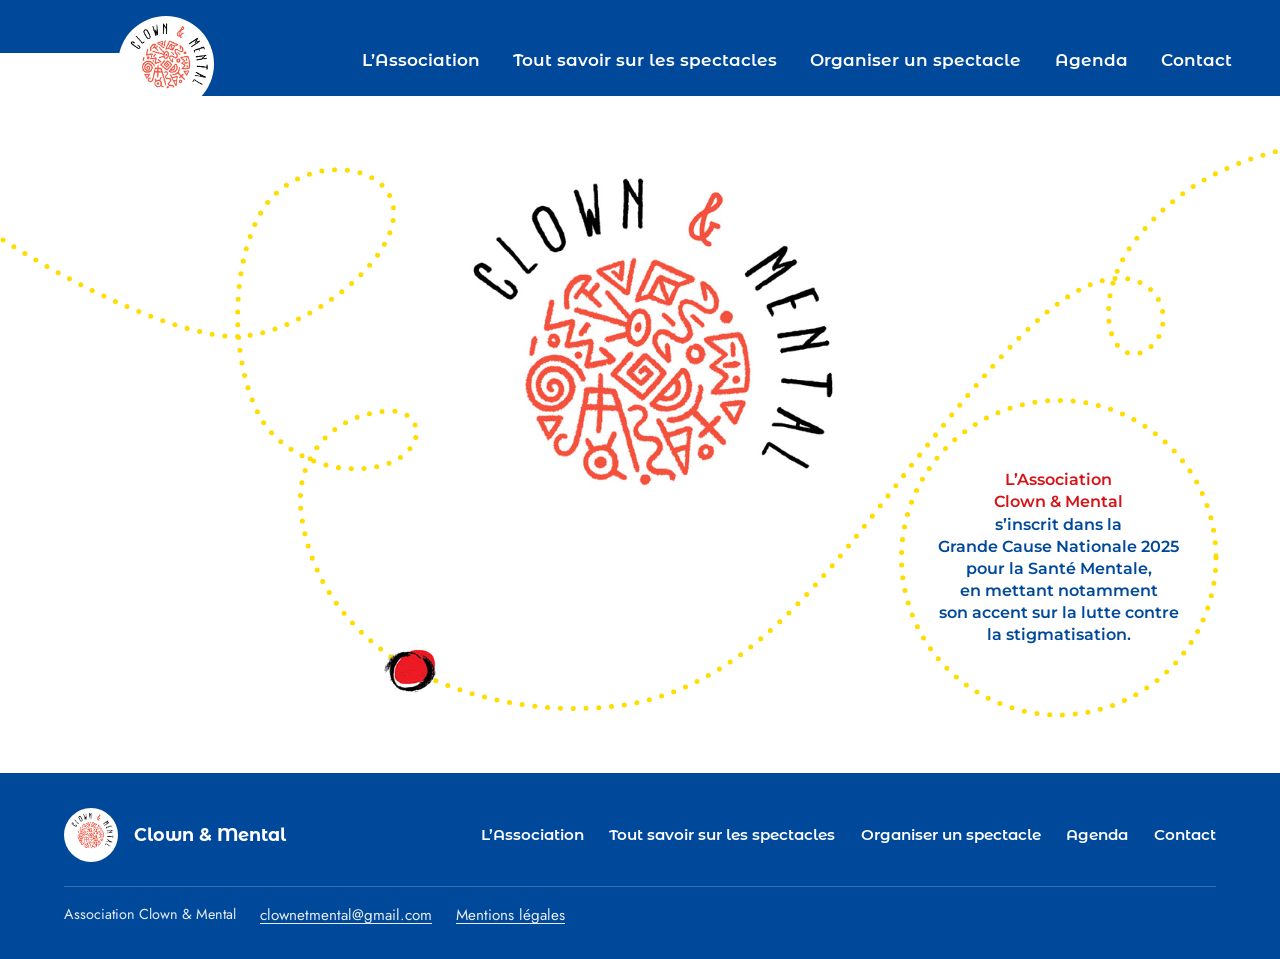
<file: index.html>
<!doctype html>
<html lang="fr">
<head>
  <meta charset="utf-8">
  <meta name="viewport" content="width=device-width, initial-scale=1">
  <title>Clown & Mental</title>
  <meta name="description" content="Clown & Mental produit et diffuse les spectacles de Sébastien Petiot, clown atteint de schizophrénie, pour sensibiliser le public à la santé mentale.">
  <link rel="canonical" href="https://TODO-nom-de-domaine.fr/">
  <meta property="og:type" content="website">
  <meta property="og:locale" content="fr_FR">
  <meta property="og:site_name" content="Clown &amp; Mental">
  <meta property="og:title" content="Clown & Mental">
  <meta property="og:description" content="Clown & Mental produit et diffuse les spectacles de Sébastien Petiot, clown atteint de schizophrénie, pour sensibiliser le public à la santé mentale.">
  <meta property="og:image" content="https://TODO-nom-de-domaine.fr/assets/img/logo-rond.png">
  <meta name="theme-color" content="#00499a">
  <link rel="icon" type="image/png" href="assets/img/favicon.png">
  <link rel="apple-touch-icon" href="assets/img/apple-touch-icon.png">
  <link rel="preload" href="assets/fonts/jost-latin-wght-normal.woff2" as="font" type="font/woff2" crossorigin>
  <link rel="stylesheet" href="css/fonts.css">
  <link rel="stylesheet" href="css/base.css">
  <link rel="stylesheet" href="css/pages.css">
  <script src="js/nav.js" defer></script>
</head>
<body class="page-accueil">
  <a class="lien-evitement" href="#contenu">Aller au contenu</a>
  <header class="site-header">
    <a class="logo-menu" href="index.html" aria-label="Clown &amp; Mental, retour à l’accueil">
      <img src="assets/img/logo-rond.png" alt="" width="530" height="530">
    </a>
    <button class="bouton-menu" type="button" aria-expanded="false" aria-controls="menu-principal">
      <span class="barres" aria-hidden="true"></span><span>Menu</span>
    </button>
    <nav class="menu" id="menu-principal" aria-label="Menu principal">
      <ul>
        <li><a href="association.html">L’Association</a></li>
        <li><a href="spectacles.html">Tout savoir sur les spectacles</a></li>
        <li><a href="organiser.html">Organiser un spectacle</a></li>
        <li><a href="agenda.html">Agenda</a></li>
        <li><a href="contact.html">Contact</a></li>
      </ul>
    </nav>
  </header>
  <main id="contenu">
    <h1 class="visually-hidden">Clown &amp; Mental, association</h1>
    <section class="accueil">
      <svg class="accueil-boucles deco" viewBox="0 120 1400 740" aria-hidden="true" focusable="false">
        <path class="pointilles jaune" d="M -20 262 C 80 330, 200 385, 262 383 C 330 380, 440 300, 430 240 C 420 190, 330 185, 290 240 C 250 300, 250 420, 290 480 C 320 520, 380 540, 430 520 C 470 500, 460 460, 420 465 C 360 470, 320 520, 330 580 C 340 650, 380 700, 430 735 C 500 780, 600 800, 690 785 C 820 760, 900 650, 1000 520 C 1080 420, 1150 330, 1215 320 C 1275 312, 1290 380, 1250 400 C 1210 415, 1195 340, 1240 280 C 1290 215, 1350 190, 1420 175"/>
        <circle class="pointilles jaune" cx="1158" cy="625" r="172"/>
        <image href="assets/illu/nez-rouge.png" x="418" y="714" width="62" height="67"/>
      </svg>
      <div class="accueil-logo">
        <img src="assets/img/logo-rond.png" alt="Logo de l’association Clown &amp; Mental" width="530" height="530">
      </div>
      <p class="accueil-bulle"><span>
        <span class="rouge">L’Association<br>Clown &amp; Mental</span><br>
        s’inscrit dans la<br>Grande Cause Nationale 2025<br>pour la Santé Mentale,<br>
        en mettant notamment<br>son accent sur la lutte contre<br>la stigmatisation.
      </span></p>
    </section>
  </main>
  <footer class="site-footer">
    <div class="interieur">
      <a class="marque" href="index.html" style="color:inherit;text-decoration:none">
        <img src="assets/img/logo-rond.png" alt="" width="54" height="54" loading="lazy">
        <span>Clown &amp; Mental</span>
      </a>
      <nav aria-label="Pied de page">
        <ul>
          <li><a href="association.html">L’Association</a></li>
          <li><a href="spectacles.html">Tout savoir sur les spectacles</a></li>
          <li><a href="organiser.html">Organiser un spectacle</a></li>
          <li><a href="agenda.html">Agenda</a></li>
          <li><a href="contact.html">Contact</a></li>
        </ul>
      </nav>
      <div class="bas">
        <span>Association Clown &amp; Mental</span>
        <a href="mailto:clownetmental@gmail.com">clownetmental@gmail.com</a>
        <a href="mentions-legales.html">Mentions légales</a>
      </div>
    </div>
  </footer>
</body>
</html>
</file>
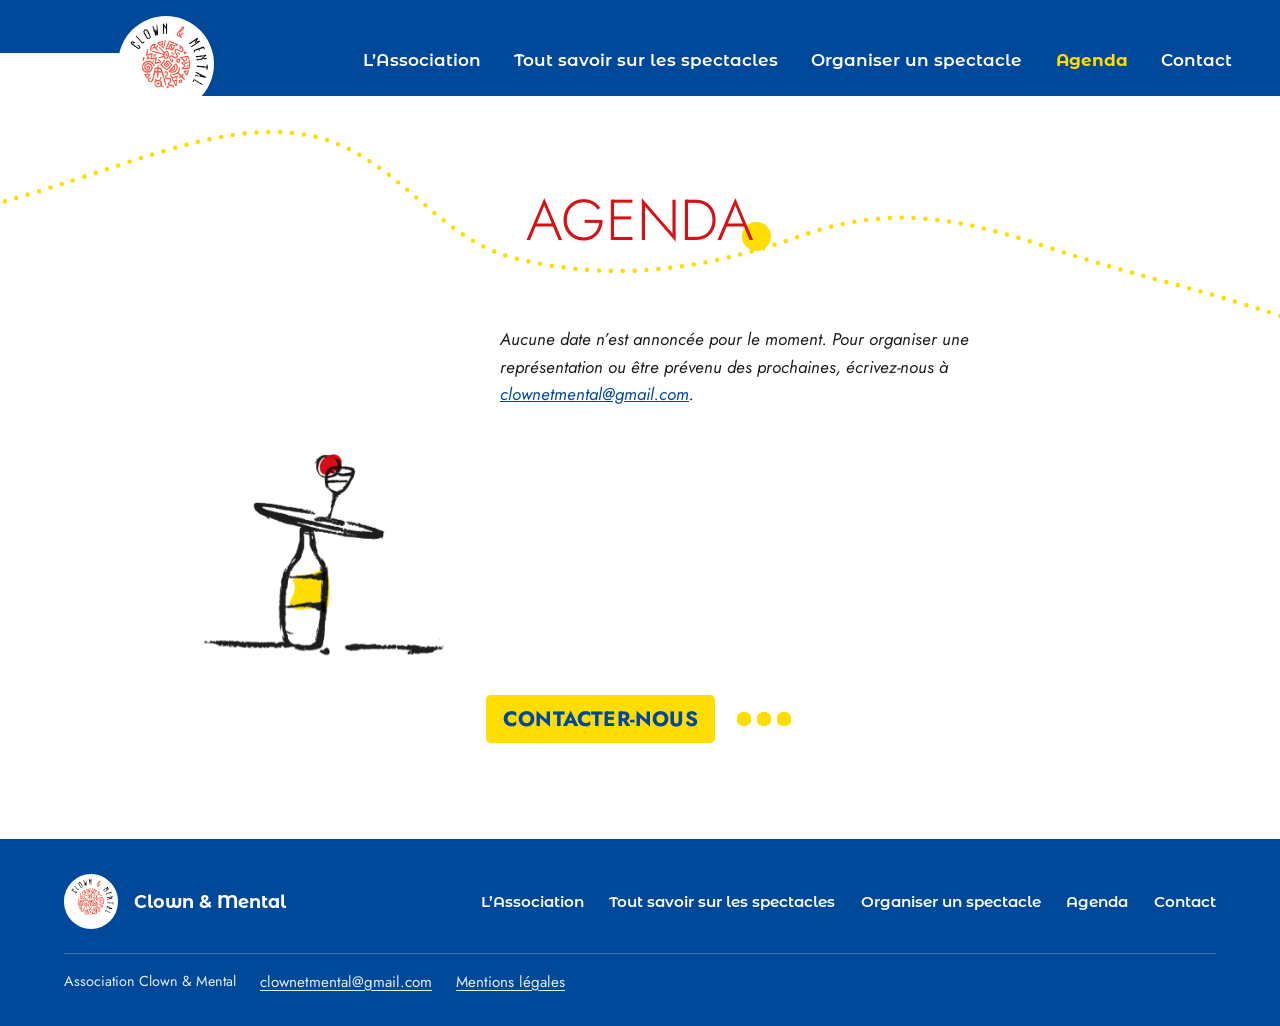
<file: agenda.html>
<!doctype html>
<html lang="fr">
<head>
  <meta charset="utf-8">
  <meta name="viewport" content="width=device-width, initial-scale=1">
  <title>Agenda · Clown & Mental</title>
  <meta name="description" content="Les prochaines représentations de Resto Dingo et les bords de plateau de l’association Clown & Mental.">
  <link rel="canonical" href="https://TODO-nom-de-domaine.fr/agenda.html">
  <meta property="og:type" content="website">
  <meta property="og:locale" content="fr_FR">
  <meta property="og:site_name" content="Clown &amp; Mental">
  <meta property="og:title" content="Agenda · Clown & Mental">
  <meta property="og:description" content="Les prochaines représentations de Resto Dingo et les bords de plateau de l’association Clown & Mental.">
  <meta property="og:image" content="https://TODO-nom-de-domaine.fr/assets/img/logo-rond.png">
  <meta name="theme-color" content="#00499a">
  <link rel="icon" type="image/png" href="assets/img/favicon.png">
  <link rel="apple-touch-icon" href="assets/img/apple-touch-icon.png">
  <link rel="preload" href="assets/fonts/jost-latin-wght-normal.woff2" as="font" type="font/woff2" crossorigin>
  <link rel="stylesheet" href="css/fonts.css">
  <link rel="stylesheet" href="css/base.css">
  <link rel="stylesheet" href="css/pages.css">
  <script src="js/nav.js" defer></script>
  <script src="js/agenda.js" defer></script>
</head>
<body>
  <a class="lien-evitement" href="#contenu">Aller au contenu</a>
  <header class="site-header">
    <a class="logo-menu" href="index.html" aria-label="Clown &amp; Mental, retour à l’accueil">
      <img src="assets/img/logo-rond.png" alt="" width="530" height="530">
    </a>
    <button class="bouton-menu" type="button" aria-expanded="false" aria-controls="menu-principal">
      <span class="barres" aria-hidden="true"></span><span>Menu</span>
    </button>
    <nav class="menu" id="menu-principal" aria-label="Menu principal">
      <ul>
        <li><a href="association.html">L’Association</a></li>
        <li><a href="spectacles.html">Tout savoir sur les spectacles</a></li>
        <li><a href="organiser.html">Organiser un spectacle</a></li>
        <li><a href="agenda.html" aria-current="page">Agenda</a></li>
        <li><a href="contact.html">Contact</a></li>
      </ul>
    </nav>
  </header>
  <main id="contenu">
    <div class="entete-vague">
      <svg class="vague deco " viewBox="0 90 1400 280" aria-hidden="true" focusable="false" preserveAspectRatio="xMidYMid slice"><path class="pointilles jaune" d="M -20 215 C 120 180, 230 120, 330 135 C 430 150, 470 245, 560 270 C 680 300, 780 280, 880 245 C 980 210, 1060 230, 1150 260 C 1240 290, 1300 300, 1420 340"/></svg>
      <h1 class="titre"><span class="fin"><span class="pastille fin-bas">Agenda</span></span></h1>
    </div>

    <div class="agenda large">
      <img class="agenda-illu deco" src="assets/illu/plateau-bouteille.png" alt="" width="560" height="469" loading="lazy">
      <div class="agenda-liste" id="agenda-liste" aria-live="polite">
        <p class="agenda-etat">Chargement des prochaines dates…</p>
      </div>
    </div>
    <noscript><p class="colonne">Pour connaître nos prochaines dates, écrivez-nous à <a href="mailto:clownetmental@gmail.com">clownetmental@gmail.com</a>.</p></noscript>
    <div class="appel-contact centre"><span class="trois-points"><a class="bouton bouton-jaune" href="contact.html">Contacter-nous</a></span></div>
  </main>
  <footer class="site-footer">
    <div class="interieur">
      <a class="marque" href="index.html" style="color:inherit;text-decoration:none">
        <img src="assets/img/logo-rond.png" alt="" width="54" height="54" loading="lazy">
        <span>Clown &amp; Mental</span>
      </a>
      <nav aria-label="Pied de page">
        <ul>
          <li><a href="association.html">L’Association</a></li>
          <li><a href="spectacles.html">Tout savoir sur les spectacles</a></li>
          <li><a href="organiser.html">Organiser un spectacle</a></li>
          <li><a href="agenda.html">Agenda</a></li>
          <li><a href="contact.html">Contact</a></li>
        </ul>
      </nav>
      <div class="bas">
        <span>Association Clown &amp; Mental</span>
        <a href="mailto:clownetmental@gmail.com">clownetmental@gmail.com</a>
        <a href="mentions-legales.html">Mentions légales</a>
      </div>
    </div>
  </footer>
</body>
</html>
</file>
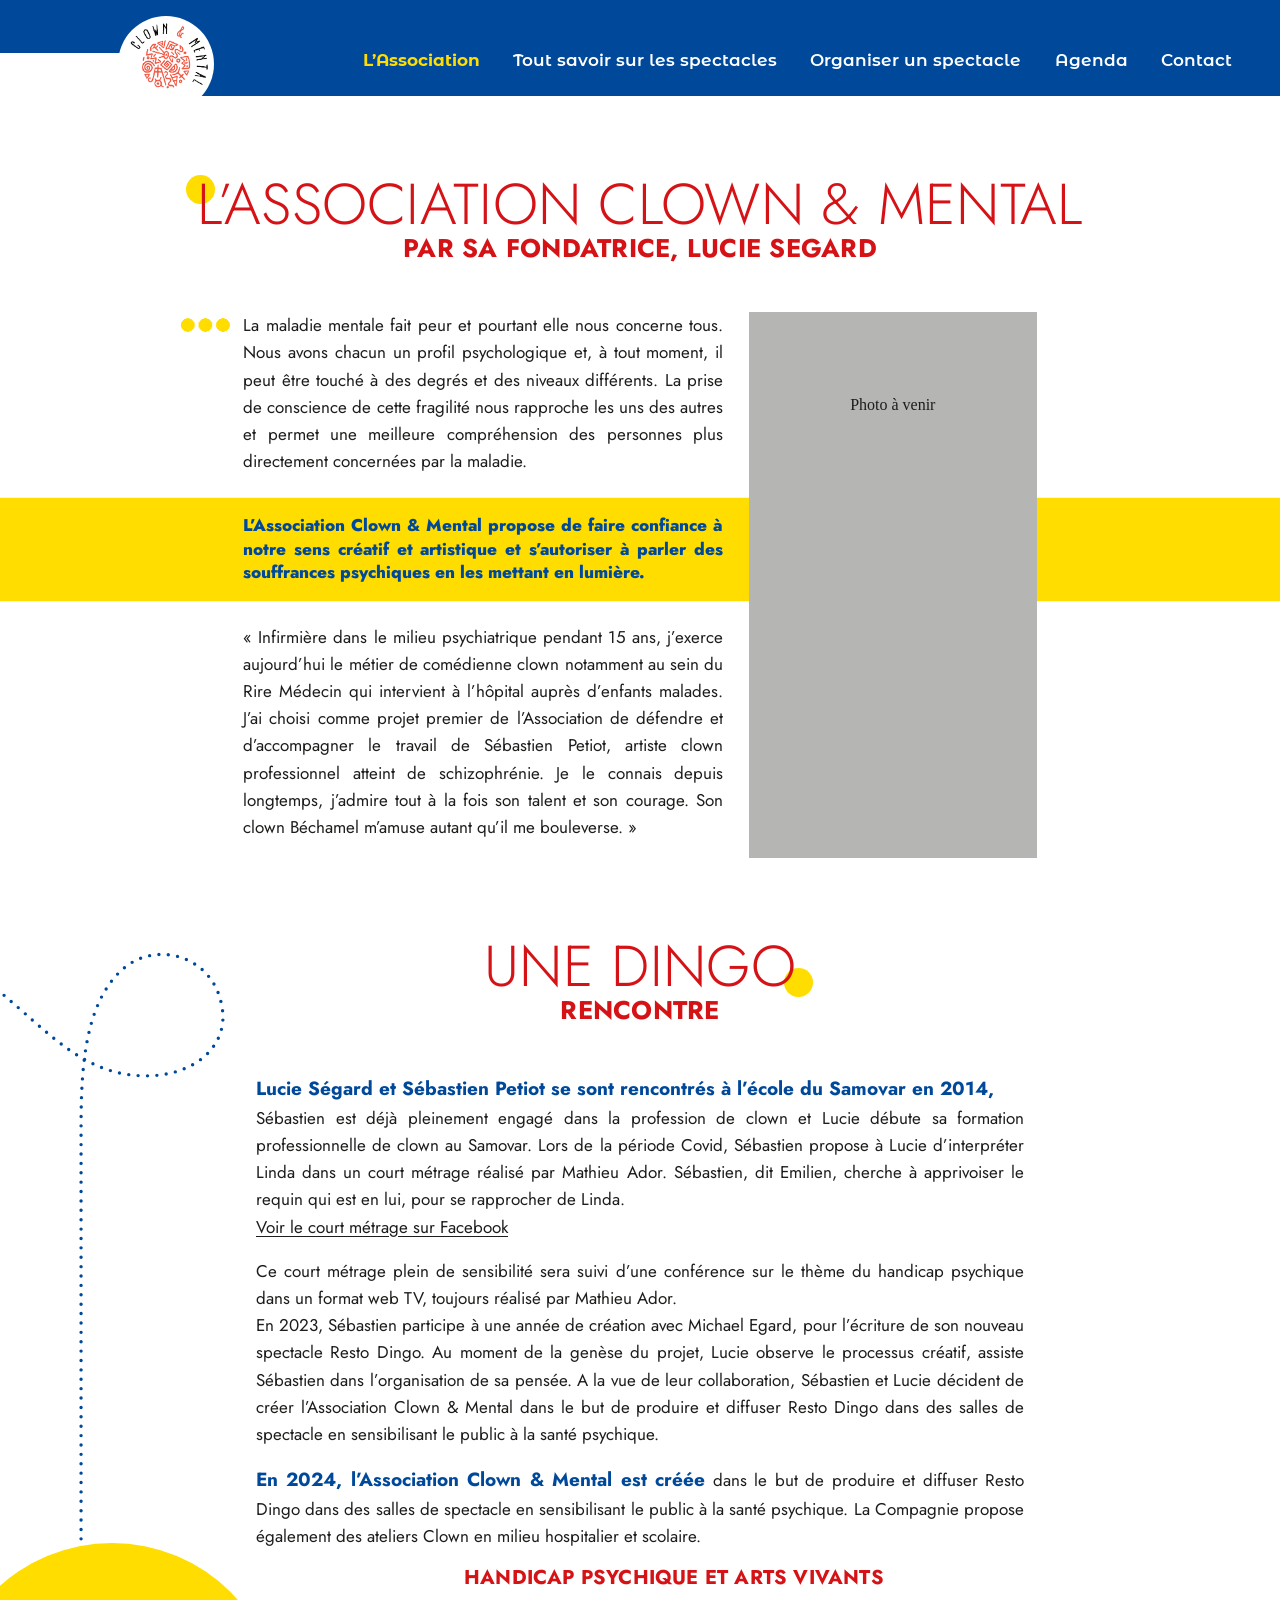
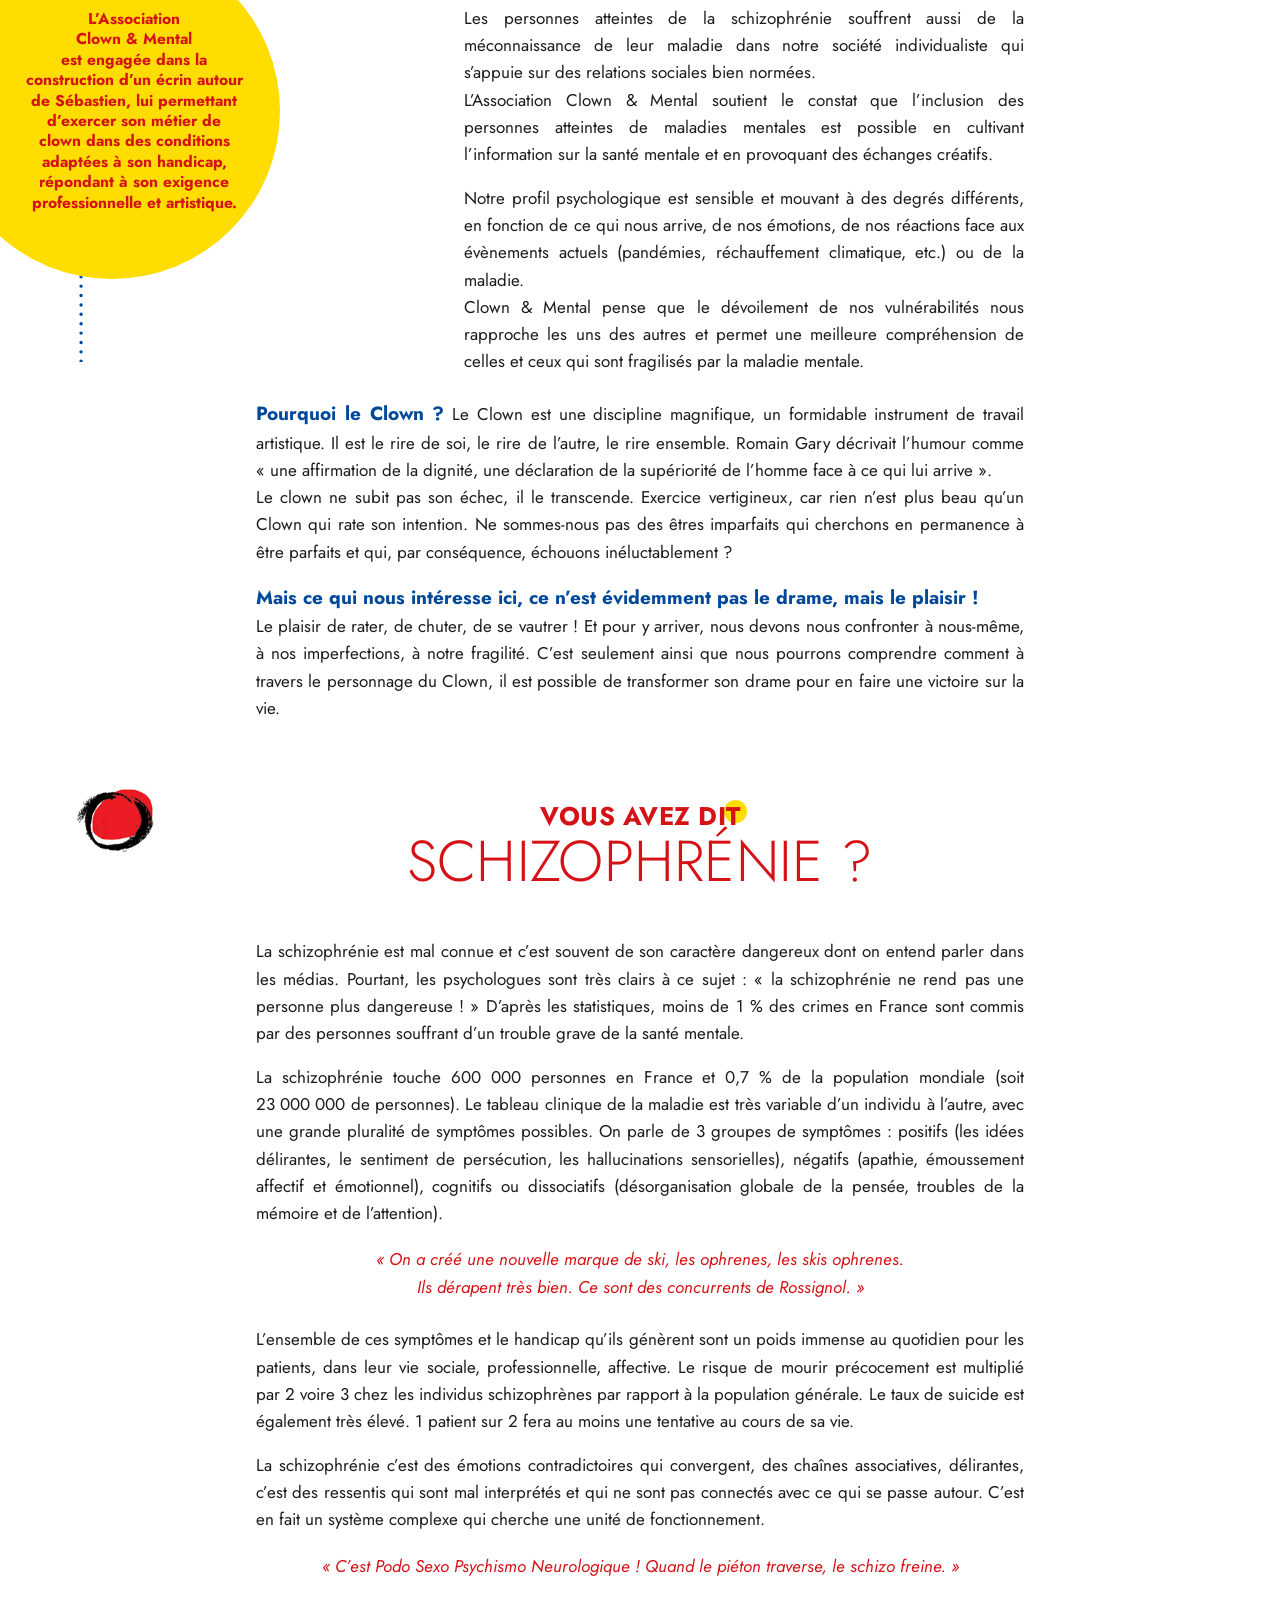
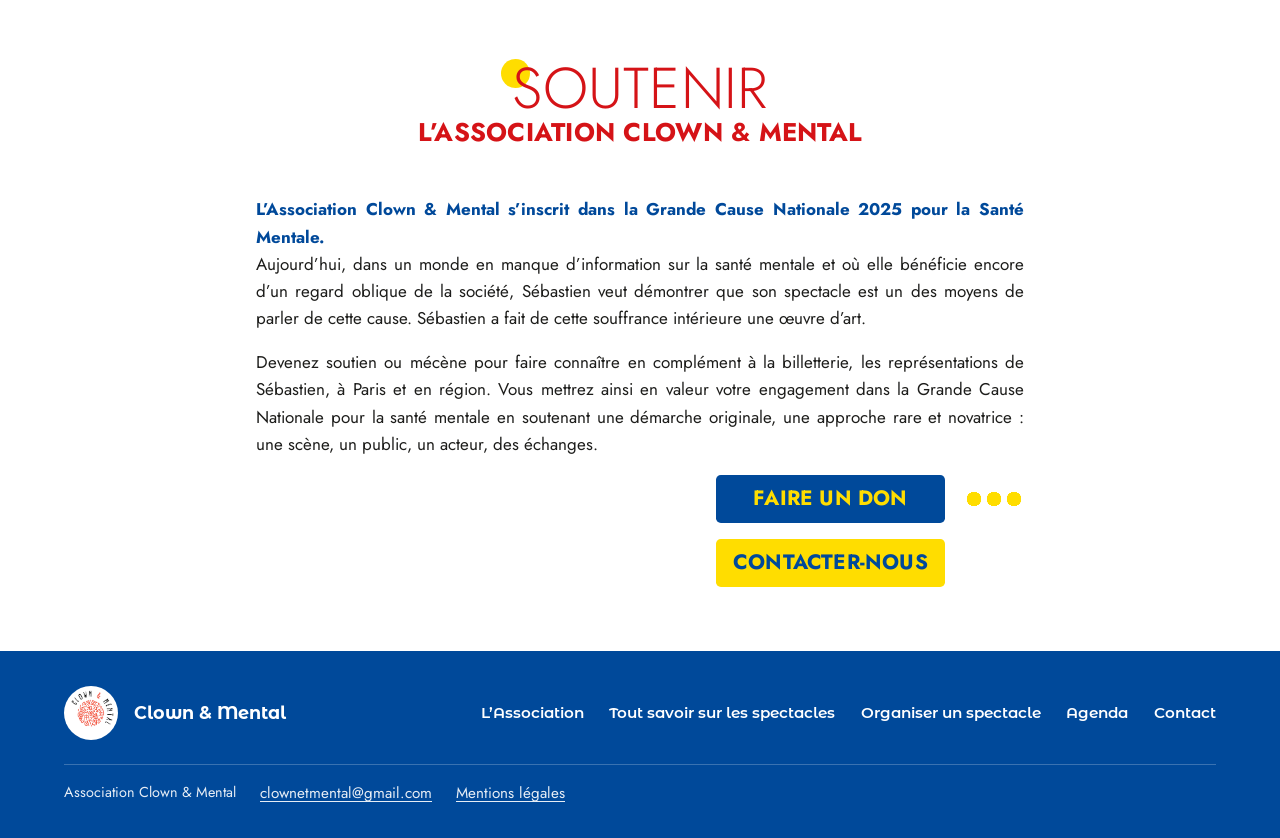
<file: association.html>
<!doctype html>
<html lang="fr">
<head>
  <meta charset="utf-8">
  <meta name="viewport" content="width=device-width, initial-scale=1">
  <title>L’Association · Clown & Mental</title>
  <meta name="description" content="L’association Clown & Mental, fondée par Lucie Ségard autour du travail de Sébastien Petiot, clown atteint de schizophrénie.">
  <link rel="canonical" href="https://TODO-nom-de-domaine.fr/association.html">
  <meta property="og:type" content="website">
  <meta property="og:locale" content="fr_FR">
  <meta property="og:site_name" content="Clown &amp; Mental">
  <meta property="og:title" content="L’Association · Clown & Mental">
  <meta property="og:description" content="L’association Clown & Mental, fondée par Lucie Ségard autour du travail de Sébastien Petiot, clown atteint de schizophrénie.">
  <meta property="og:image" content="https://TODO-nom-de-domaine.fr/assets/img/logo-rond.png">
  <meta name="theme-color" content="#00499a">
  <link rel="icon" type="image/png" href="assets/img/favicon.png">
  <link rel="apple-touch-icon" href="assets/img/apple-touch-icon.png">
  <link rel="preload" href="assets/fonts/jost-latin-wght-normal.woff2" as="font" type="font/woff2" crossorigin>
  <link rel="stylesheet" href="css/fonts.css">
  <link rel="stylesheet" href="css/base.css">
  <link rel="stylesheet" href="css/pages.css">
  <script src="js/nav.js" defer></script>
</head>
<body>
  <a class="lien-evitement" href="#contenu">Aller au contenu</a>
  <header class="site-header">
    <a class="logo-menu" href="index.html" aria-label="Clown &amp; Mental, retour à l’accueil">
      <img src="assets/img/logo-rond.png" alt="" width="530" height="530">
    </a>
    <button class="bouton-menu" type="button" aria-expanded="false" aria-controls="menu-principal">
      <span class="barres" aria-hidden="true"></span><span>Menu</span>
    </button>
    <nav class="menu" id="menu-principal" aria-label="Menu principal">
      <ul>
        <li><a href="association.html" aria-current="page">L’Association</a></li>
        <li><a href="spectacles.html">Tout savoir sur les spectacles</a></li>
        <li><a href="organiser.html">Organiser un spectacle</a></li>
        <li><a href="agenda.html">Agenda</a></li>
        <li><a href="contact.html">Contact</a></li>
      </ul>
    </nav>
  </header>
  <main id="contenu">
    <h1 class="titre">
      <span class="fin"><span class="pastille debut">L’Association Clown &amp; Mental</span></span>
      <span class="gras">Par sa fondatrice, Lucie Segard</span>
    </h1>

    <section class="asso-intro large" aria-label="Présentation">
      <div class="asso-intro-texte justifie">
        <p class="trois-points-avant">La maladie mentale fait peur et pourtant elle nous concerne tous. Nous avons chacun un profil psychologique et, à tout moment, il peut être touché à des degrés et des niveaux différents. La prise de conscience de cette fragilité nous rapproche les uns des autres et permet une meilleure compréhension des personnes plus directement concernées par la maladie.</p>
        <p class="surligne-jaune">L’Association Clown &amp; Mental propose de faire confiance à notre sens créatif et artistique et s’autoriser à parler des souffrances psychiques en les mettant en lumière.</p>
        <blockquote class="asso-lucie">
          <p>«&nbsp;Infirmière dans le milieu psychiatrique pendant 15 ans, j’exerce aujourd’hui le métier de comédienne clown notamment au sein du Rire Médecin qui intervient à l’hôpital auprès d’enfants malades. J’ai choisi comme projet premier de l’Association de défendre et d’accompagner le travail de Sébastien Petiot, artiste clown professionnel atteint de schizophrénie. Je le connais depuis longtemps, j’admire tout à la fois son talent et son courage. Son clown Béchamel m’amuse autant qu’il me bouleverse.&nbsp;»</p>
        </blockquote>
      </div>
      <!-- TODO: photo de Lucie Ségard à fournir par Agnès -->
      <div class="photo-a-venir" role="img" aria-label="Photo à venir"><span>Photo à venir</span></div>
    </section>

    <div class="asso-histoire">
      <svg class="boucle-bleue deco" viewBox="0 0 300 1200" aria-hidden="true" focusable="false" preserveAspectRatio="xMinYMin meet">
        <path class="pointilles bleu" d="M -30 40 C 40 90, 80 150, 150 160 C 220 170, 270 130, 260 80 C 250 20, 180 0, 140 40 C 100 80, 95 150, 95 220 L 95 1200"/>
      </svg>

      <h2 class="titre">
        <span class="fin"><span class="pastille fin-bas">Une dingo</span></span>
        <span class="gras">rencontre</span>
      </h2>

      <div class="colonne justifie">
        <p><strong class="chapeau grand">Lucie Ségard et Sébastien Petiot se sont rencontrés à l’école du Samovar en 2014,</strong><br>
        Sébastien est déjà pleinement engagé dans la profession de clown et Lucie débute sa formation professionnelle de clown au Samovar. Lors de la période Covid, Sébastien propose à Lucie d’interpréter Linda dans un court métrage réalisé par Mathieu Ador. Sébastien, dit Emilien, cherche à apprivoiser le requin qui est en lui, pour se rapprocher de Linda.<br>
        <a class="lien-externe" href="https://www.facebook.com/watch/?v=1477204342485934" target="_blank" rel="noopener">Voir le court métrage sur Facebook<span class="visually-hidden"> (nouvel onglet)</span></a></p>
        <p>Ce court métrage plein de sensibilité sera suivi d’une conférence sur le thème du handicap psychique dans un format web TV, toujours réalisé par Mathieu Ador.<br>
        En 2023, Sébastien participe à une année de création avec Michael Egard, pour l’écriture de son nouveau spectacle Resto Dingo. Au moment de la genèse du projet, Lucie observe le processus créatif, assiste Sébastien dans l’organisation de sa pensée. A la vue de leur collaboration, Sébastien et Lucie décident de créer l’Association Clown &amp; Mental dans le but de produire et diffuser Resto Dingo dans des salles de spectacle en sensibilisant le public à la santé psychique.</p>
        <p><strong class="chapeau grand">En 2024, l’Association Clown &amp; Mental est créée</strong> dans le but de produire et diffuser Resto Dingo dans des salles de spectacle en sensibilisant le public à la santé psychique. La Compagnie propose également des ateliers Clown en milieu hospitalier et scolaire.</p>
      </div>

      <section class="asso-handicap" aria-labelledby="titre-handicap">
        <p class="disque disque-jaune disque-ecrin">L’Association<br>Clown &amp; Mental<br>est engagée dans la construction d’un écrin autour de Sébastien, lui permettant d’exercer son métier de clown dans des conditions adaptées à son handicap, répondant à son exigence professionnelle et artistique.</p>
        <div class="asso-handicap-texte justifie">
          <h3 class="intertitre" id="titre-handicap">Handicap psychique et arts vivants</h3>
          <p>Les personnes atteintes de la schizophrénie souffrent aussi de la méconnaissance de leur maladie dans notre société individualiste qui s’appuie sur des relations sociales bien normées.<br>
          L’Association Clown &amp; Mental soutient le constat que l’inclusion des personnes atteintes de maladies mentales est possible en cultivant l’information sur la santé mentale et en provoquant des échanges créatifs.</p>
          <p>Notre profil psychologique est sensible et mouvant à des degrés différents, en fonction de ce qui nous arrive, de nos émotions, de nos réactions face aux évènements actuels (pandémies, réchauffement climatique, etc.) ou de la maladie.<br>
          Clown &amp; Mental pense que le dévoilement de nos vulnérabilités nous rapproche les uns des autres et permet une meilleure compréhension de celles et ceux qui sont fragilisés par la maladie mentale.</p>
        </div>
      </section>

      <div class="colonne justifie">
        <p><strong class="chapeau grand">Pourquoi le Clown&nbsp;?</strong> Le Clown est une discipline magnifique, un formidable instrument de travail artistique. Il est le rire de soi, le rire de l’autre, le rire ensemble. Romain Gary décrivait l’humour comme «&nbsp;une affirmation de la dignité, une déclaration de la supériorité de l’homme face à ce qui lui arrive&nbsp;».<br>
        Le clown ne subit pas son échec, il le transcende. Exercice vertigineux, car rien n’est plus beau qu’un Clown qui rate son intention. Ne sommes-nous pas des êtres imparfaits qui cherchons en permanence à être parfaits et qui, par conséquence, échouons inéluctablement&nbsp;?</p>
        <p><strong class="chapeau grand">Mais ce qui nous intéresse ici, ce n’est évidemment pas le drame, mais le plaisir&nbsp;!</strong><br>
        Le plaisir de rater, de chuter, de se vautrer&nbsp;! Et pour y arriver, nous devons nous confronter à nous-même, à nos imperfections, à notre fragilité. C’est seulement ainsi que nous pourrons comprendre comment à travers le personnage du Clown, il est possible de transformer son drame pour en faire une victoire sur la vie.</p>
      </div>
    </div>

    <section class="asso-schizo" aria-labelledby="titre-schizo">
      <img class="nez-deco deco" src="assets/illu/nez-rouge-grand.png" alt="" width="169" height="136" loading="lazy">
      <h2 class="titre" id="titre-schizo">
        <span class="gras"><span class="pastille fin-haut">Vous avez dit</span></span>
        <span class="fin">Schizophrénie&nbsp;?</span>
      </h2>
      <div class="colonne justifie">
        <p>La schizophrénie est mal connue et c’est souvent de son caractère dangereux dont on entend parler dans les médias. Pourtant, les psychologues sont très clairs à ce sujet&nbsp;: «&nbsp;la schizophrénie ne rend pas une personne plus dangereuse&nbsp;!&nbsp;» D’après les statistiques, moins de 1&nbsp;% des crimes en France sont commis par des personnes souffrant d’un trouble grave de la santé mentale.</p>
        <p>La schizophrénie touche 600&nbsp;000 personnes en France et 0,7&nbsp;% de la population mondiale (soit 23&nbsp;000&nbsp;000 de personnes). Le tableau clinique de la maladie est très variable d’un individu à l’autre, avec une grande pluralité de symptômes possibles. On parle de 3 groupes de symptômes&nbsp;: positifs (les idées délirantes, le sentiment de persécution, les hallucinations sensorielles), négatifs (apathie, émoussement affectif et émotionnel), cognitifs ou dissociatifs (désorganisation globale de la pensée, troubles de la mémoire et de l’attention).</p>
        <blockquote class="citation"><p>«&nbsp;On a créé une nouvelle marque de ski, les ophrenes, les skis ophrenes.<br>Ils dérapent très bien. Ce sont des concurrents de Rossignol.&nbsp;»</p></blockquote>
        <p>L’ensemble de ces symptômes et le handicap qu’ils génèrent sont un poids immense au quotidien pour les patients, dans leur vie sociale, professionnelle, affective. Le risque de mourir précocement est multiplié par 2 voire 3 chez les individus schizophrènes par rapport à la population générale. Le taux de suicide est également très élevé. 1 patient sur 2 fera au moins une tentative au cours de sa vie.</p>
        <p>La schizophrénie c’est des émotions contradictoires qui convergent, des chaînes associatives, délirantes, c’est des ressentis qui sont mal interprétés et qui ne sont pas connectés avec ce qui se passe autour. C’est en fait un système complexe qui cherche une unité de fonctionnement.</p>
        <blockquote class="citation"><p>«&nbsp;C’est Podo Sexo Psychismo Neurologique&nbsp;! Quand le piéton traverse, le schizo freine.&nbsp;»</p></blockquote>
      </div>
    </section>

    <section class="asso-soutenir" aria-labelledby="titre-soutenir">
      <h2 class="titre" id="titre-soutenir">
        <span class="fin"><span class="pastille debut">Soutenir</span></span>
        <span class="gras">L’Association Clown &amp; Mental</span>
      </h2>
      <div class="colonne justifie">
        <p><strong class="chapeau">L’Association Clown &amp; Mental s’inscrit dans la Grande Cause Nationale 2025 pour la Santé Mentale.</strong><br>
        Aujourd’hui, dans un monde en manque d’information sur la santé mentale et où elle bénéficie encore d’un regard oblique de la société, Sébastien veut démontrer que son spectacle est un des moyens de parler de cette cause. Sébastien a fait de cette souffrance intérieure une œuvre d’art.</p>
        <p>Devenez soutien ou mécène pour faire connaître en complément à la billetterie, les représentations de Sébastien, à Paris et en région. Vous mettrez ainsi en valeur votre engagement dans la Grande Cause Nationale pour la santé mentale en soutenant une démarche originale, une approche rare et novatrice&nbsp;: une scène, un public, un acteur, des échanges.</p>
        <div class="boutons">
          <!-- TODO: remplacer href par le lien de don (HelloAsso ou autre) -->
          <span class="trois-points"><a class="bouton bouton-bleu" href="contact.html" data-todo="lien-don">Faire un don</a></span>
          <span class="trois-points sans-points"><a class="bouton bouton-jaune" href="contact.html">Contacter-nous</a></span>
        </div>
      </div>
    </section>
  </main>
  <footer class="site-footer">
    <div class="interieur">
      <a class="marque" href="index.html" style="color:inherit;text-decoration:none">
        <img src="assets/img/logo-rond.png" alt="" width="54" height="54" loading="lazy">
        <span>Clown &amp; Mental</span>
      </a>
      <nav aria-label="Pied de page">
        <ul>
          <li><a href="association.html">L’Association</a></li>
          <li><a href="spectacles.html">Tout savoir sur les spectacles</a></li>
          <li><a href="organiser.html">Organiser un spectacle</a></li>
          <li><a href="agenda.html">Agenda</a></li>
          <li><a href="contact.html">Contact</a></li>
        </ul>
      </nav>
      <div class="bas">
        <span>Association Clown &amp; Mental</span>
        <a href="mailto:clownetmental@gmail.com">clownetmental@gmail.com</a>
        <a href="mentions-legales.html">Mentions légales</a>
      </div>
    </div>
  </footer>
</body>
</html>
</file>
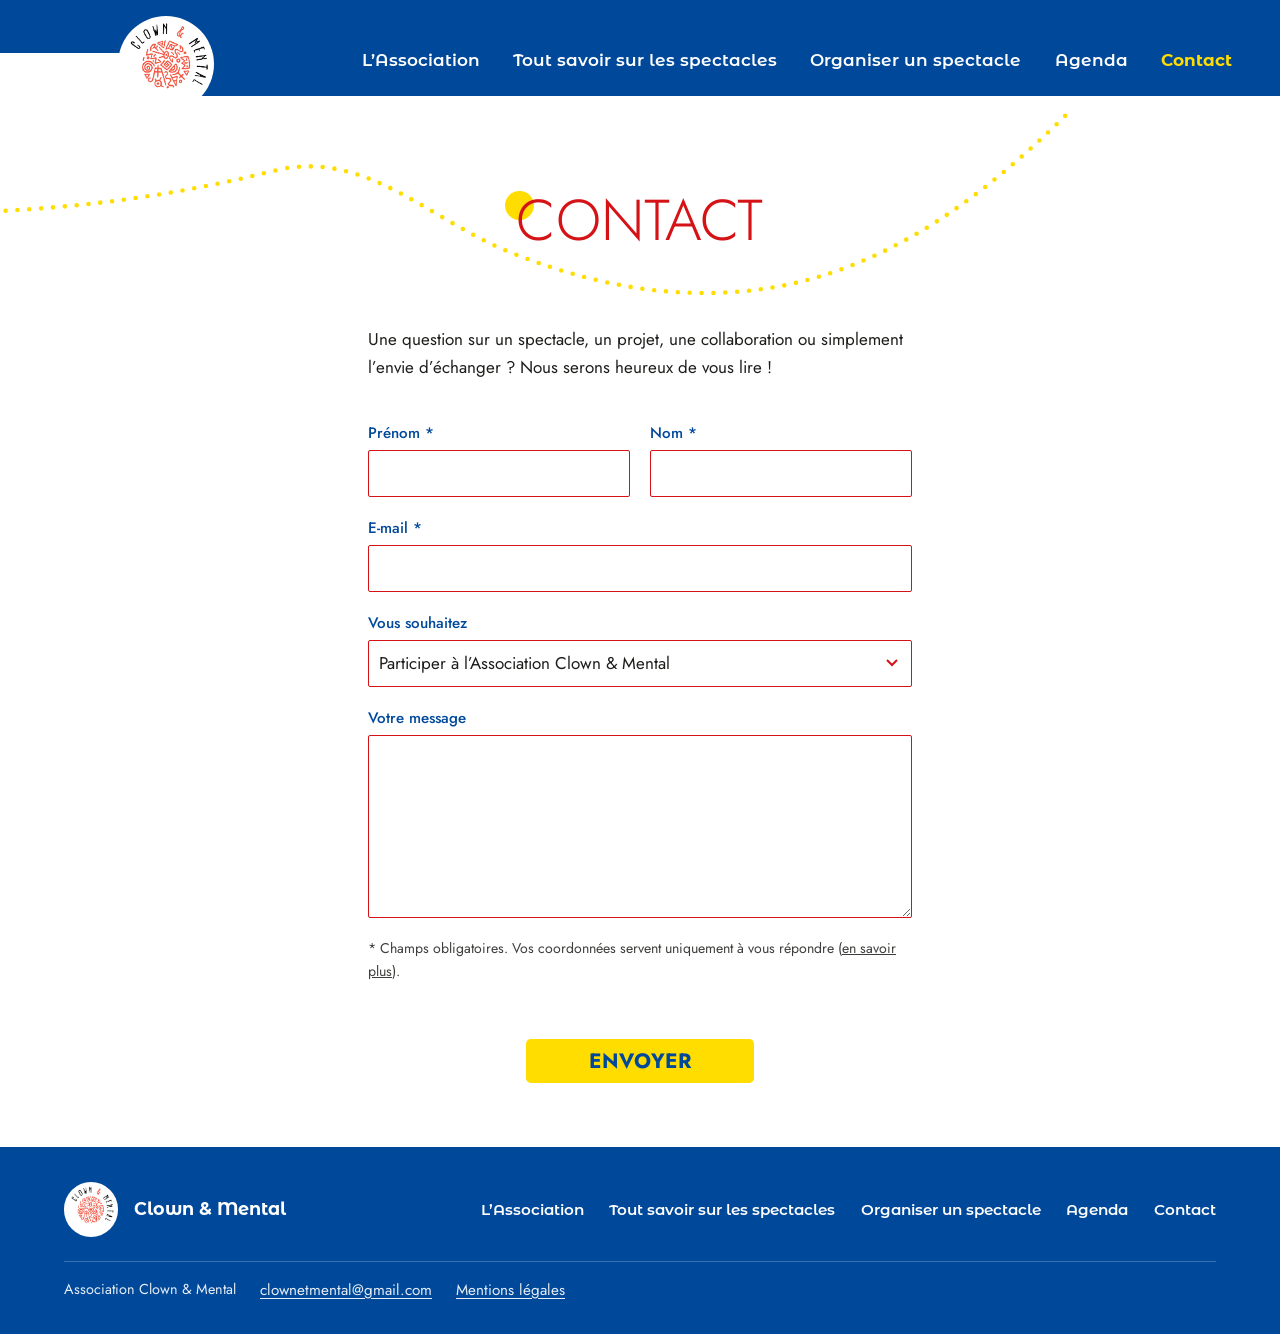
<file: contact.html>
<!doctype html>
<html lang="fr">
<head>
  <meta charset="utf-8">
  <meta name="viewport" content="width=device-width, initial-scale=1">
  <title>Contact · Clown & Mental</title>
  <meta name="description" content="Écrire à l’association Clown & Mental pour un spectacle, un projet ou une collaboration.">
  <link rel="canonical" href="https://TODO-nom-de-domaine.fr/contact.html">
  <meta property="og:type" content="website">
  <meta property="og:locale" content="fr_FR">
  <meta property="og:site_name" content="Clown &amp; Mental">
  <meta property="og:title" content="Contact · Clown & Mental">
  <meta property="og:description" content="Écrire à l’association Clown & Mental pour un spectacle, un projet ou une collaboration.">
  <meta property="og:image" content="https://TODO-nom-de-domaine.fr/assets/img/logo-rond.png">
  <meta name="theme-color" content="#00499a">
  <link rel="icon" type="image/png" href="assets/img/favicon.png">
  <link rel="apple-touch-icon" href="assets/img/apple-touch-icon.png">
  <link rel="preload" href="assets/fonts/jost-latin-wght-normal.woff2" as="font" type="font/woff2" crossorigin>
  <link rel="stylesheet" href="css/fonts.css">
  <link rel="stylesheet" href="css/base.css">
  <link rel="stylesheet" href="css/pages.css">
  <script src="js/nav.js" defer></script>
  <script src="js/contact.js" defer></script>
</head>
<body>
  <a class="lien-evitement" href="#contenu">Aller au contenu</a>
  <header class="site-header">
    <a class="logo-menu" href="index.html" aria-label="Clown &amp; Mental, retour à l’accueil">
      <img src="assets/img/logo-rond.png" alt="" width="530" height="530">
    </a>
    <button class="bouton-menu" type="button" aria-expanded="false" aria-controls="menu-principal">
      <span class="barres" aria-hidden="true"></span><span>Menu</span>
    </button>
    <nav class="menu" id="menu-principal" aria-label="Menu principal">
      <ul>
        <li><a href="association.html">L’Association</a></li>
        <li><a href="spectacles.html">Tout savoir sur les spectacles</a></li>
        <li><a href="organiser.html">Organiser un spectacle</a></li>
        <li><a href="agenda.html">Agenda</a></li>
        <li><a href="contact.html" aria-current="page">Contact</a></li>
      </ul>
    </nav>
  </header>
  <main id="contenu">
    <div class="entete-vague">
      <svg class="vague deco " viewBox="0 90 1400 280" aria-hidden="true" focusable="false" preserveAspectRatio="xMidYMid slice"><path class="pointilles jaune" d="M -20 220 C 100 215, 200 200, 300 175 C 400 150, 470 230, 560 265 C 660 305, 760 320, 860 300 C 980 275, 1080 200, 1170 110"/></svg>
      <h1 class="titre"><span class="fin"><span class="pastille debut">Contact</span></span></h1>
    </div>

    <div class="colonne contact">
      <p>Une question sur un spectacle, un projet, une collaboration ou simplement l’envie d’échanger&nbsp;? Nous serons heureux de vous lire&nbsp;!</p>

      <form class="formulaire" id="formulaire-contact" novalidate>
        <div class="champs-duo">
          <div class="champ">
            <label for="prenom">Prénom <span aria-hidden="true">*</span></label>
            <input id="prenom" name="prenom" type="text" autocomplete="given-name" required>
          </div>
          <div class="champ">
            <label for="nom">Nom <span aria-hidden="true">*</span></label>
            <input id="nom" name="nom" type="text" autocomplete="family-name" required>
          </div>
        </div>
        <div class="champ">
          <label for="email">E-mail <span aria-hidden="true">*</span></label>
          <input id="email" name="email" type="email" autocomplete="email" required>
        </div>
        <div class="champ">
          <label for="sujet">Vous souhaitez</label>
          <select id="sujet" name="sujet">
            <option>Participer à l’Association Clown &amp; Mental</option>
            <option>Organiser un spectacle</option>
            <option>Assister à un spectacle</option>
            <option>Autre demande</option>
          </select>
        </div>
        <div class="champ">
          <label for="message">Votre message</label>
          <textarea id="message" name="message" rows="6"></textarea>
        </div>
        <!-- anti-spam : champ invisible, doit rester vide -->
        <div class="piege" aria-hidden="true">
          <label for="site-web">Ne pas remplir</label>
          <input id="site-web" name="botcheck" type="checkbox" tabindex="-1">
        </div>
        <p class="mention-champs"><span aria-hidden="true">*</span> Champs obligatoires. Vos coordonnées servent uniquement à vous répondre (<a href="mentions-legales.html#donnees">en savoir plus</a>).</p>
        <p class="formulaire-retour" id="retour-formulaire" role="status" aria-live="polite"></p>
        <div class="formulaire-envoi">
          <button class="bouton bouton-jaune" type="submit">Envoyer</button>
        </div>
      </form>
    </div>
  </main>
  <footer class="site-footer">
    <div class="interieur">
      <a class="marque" href="index.html" style="color:inherit;text-decoration:none">
        <img src="assets/img/logo-rond.png" alt="" width="54" height="54" loading="lazy">
        <span>Clown &amp; Mental</span>
      </a>
      <nav aria-label="Pied de page">
        <ul>
          <li><a href="association.html">L’Association</a></li>
          <li><a href="spectacles.html">Tout savoir sur les spectacles</a></li>
          <li><a href="organiser.html">Organiser un spectacle</a></li>
          <li><a href="agenda.html">Agenda</a></li>
          <li><a href="contact.html">Contact</a></li>
        </ul>
      </nav>
      <div class="bas">
        <span>Association Clown &amp; Mental</span>
        <a href="mailto:clownetmental@gmail.com">clownetmental@gmail.com</a>
        <a href="mentions-legales.html">Mentions légales</a>
      </div>
    </div>
  </footer>
</body>
</html>
</file>
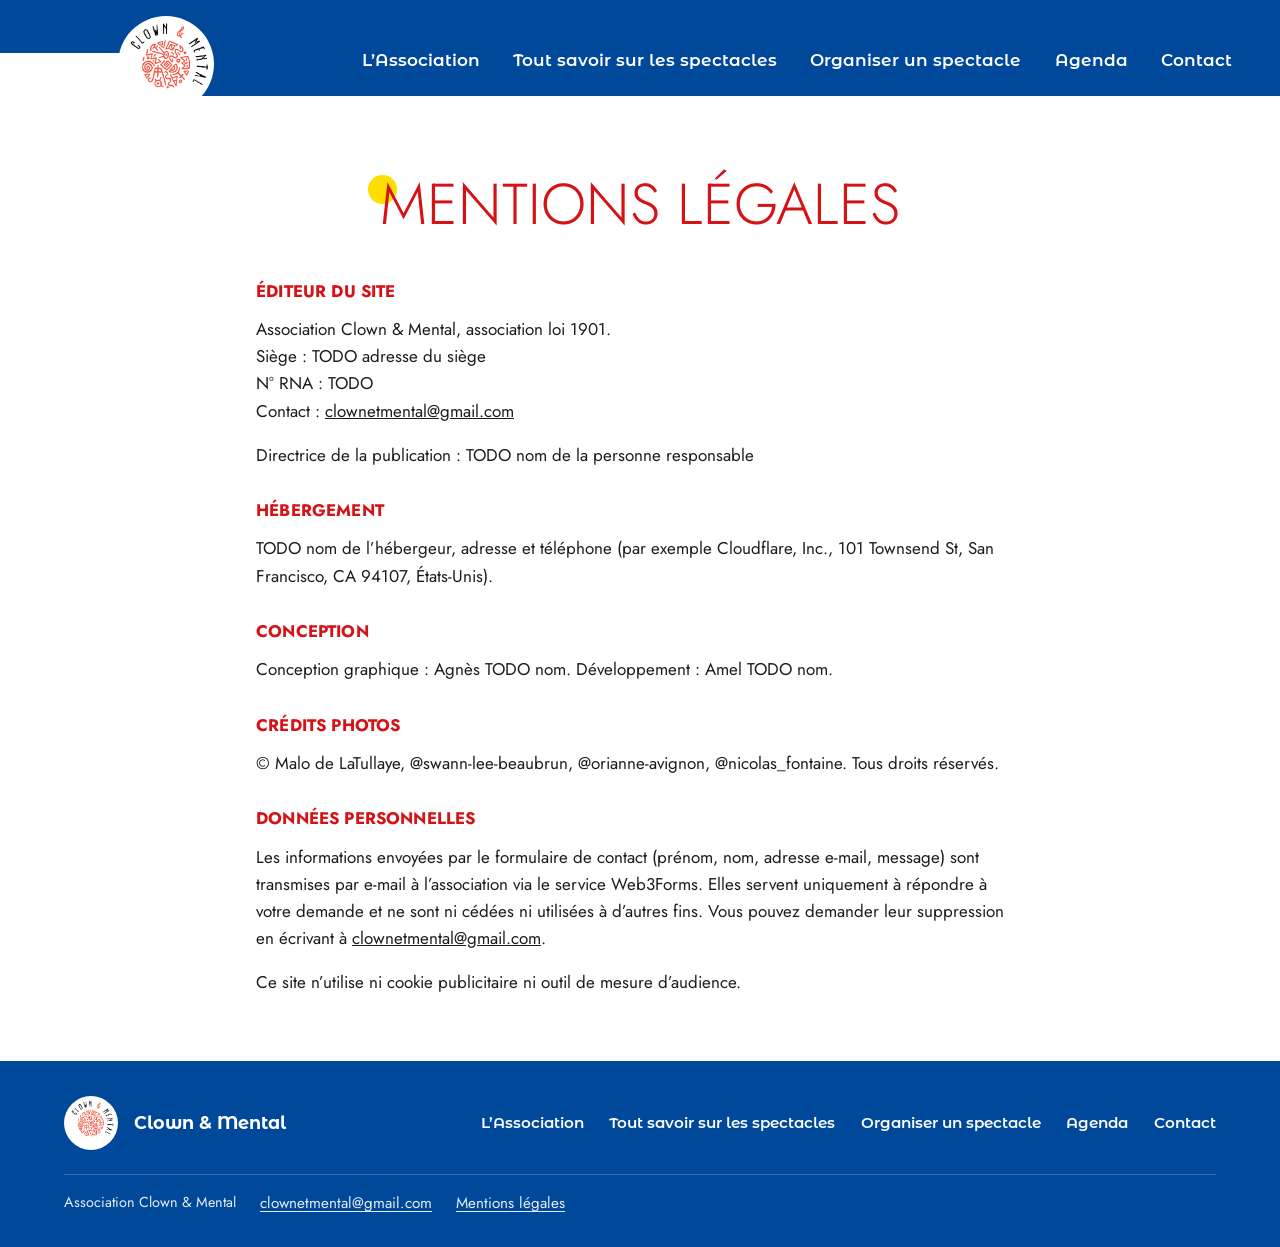
<file: mentions-legales.html>
<!doctype html>
<html lang="fr">
<head>
  <meta charset="utf-8">
  <meta name="viewport" content="width=device-width, initial-scale=1">
  <title>Mentions légales · Clown & Mental</title>
  <meta name="description" content="Mentions légales du site de l’association Clown & Mental.">
  <link rel="canonical" href="https://TODO-nom-de-domaine.fr/mentions-legales.html">
  <meta property="og:type" content="website">
  <meta property="og:locale" content="fr_FR">
  <meta property="og:site_name" content="Clown &amp; Mental">
  <meta property="og:title" content="Mentions légales · Clown & Mental">
  <meta property="og:description" content="Mentions légales du site de l’association Clown & Mental.">
  <meta property="og:image" content="https://TODO-nom-de-domaine.fr/assets/img/logo-rond.png">
  <meta name="theme-color" content="#00499a">
  <link rel="icon" type="image/png" href="assets/img/favicon.png">
  <link rel="apple-touch-icon" href="assets/img/apple-touch-icon.png">
  <link rel="preload" href="assets/fonts/jost-latin-wght-normal.woff2" as="font" type="font/woff2" crossorigin>
  <link rel="stylesheet" href="css/fonts.css">
  <link rel="stylesheet" href="css/base.css">
  <link rel="stylesheet" href="css/pages.css">
  <script src="js/nav.js" defer></script>
</head>
<body>
  <a class="lien-evitement" href="#contenu">Aller au contenu</a>
  <header class="site-header">
    <a class="logo-menu" href="index.html" aria-label="Clown &amp; Mental, retour à l’accueil">
      <img src="assets/img/logo-rond.png" alt="" width="530" height="530">
    </a>
    <button class="bouton-menu" type="button" aria-expanded="false" aria-controls="menu-principal">
      <span class="barres" aria-hidden="true"></span><span>Menu</span>
    </button>
    <nav class="menu" id="menu-principal" aria-label="Menu principal">
      <ul>
        <li><a href="association.html">L’Association</a></li>
        <li><a href="spectacles.html">Tout savoir sur les spectacles</a></li>
        <li><a href="organiser.html">Organiser un spectacle</a></li>
        <li><a href="agenda.html">Agenda</a></li>
        <li><a href="contact.html">Contact</a></li>
      </ul>
    </nav>
  </header>
  <main id="contenu">
    <h1 class="titre"><span class="fin"><span class="pastille debut">Mentions légales</span></span></h1>
    <div class="colonne mentions">
      <h2 class="intertitre">Éditeur du site</h2>
      <p>Association Clown &amp; Mental, association loi 1901.<br>
      Siège : TODO adresse du siège<br>
      N° RNA : TODO<br>
      Contact : <a href="mailto:clownetmental@gmail.com">clownetmental@gmail.com</a></p>
      <p>Directrice de la publication : TODO nom de la personne responsable</p>

      <h2 class="intertitre">Hébergement</h2>
      <p>TODO nom de l’hébergeur, adresse et téléphone (par exemple Cloudflare, Inc., 101 Townsend St, San Francisco, CA 94107, États-Unis).</p>

      <h2 class="intertitre">Conception</h2>
      <p>Conception graphique : Agnès TODO nom. Développement : Amel TODO nom.</p>

      <h2 class="intertitre">Crédits photos</h2>
      <p>© Malo de LaTullaye, @swann-lee-beaubrun, @orianne-avignon, @nicolas_fontaine. Tous droits réservés.</p>

      <h2 class="intertitre" id="donnees">Données personnelles</h2>
      <p>Les informations envoyées par le formulaire de contact (prénom, nom, adresse e-mail, message) sont transmises par e-mail à l’association via le service Web3Forms. Elles servent uniquement à répondre à votre demande et ne sont ni cédées ni utilisées à d’autres fins. Vous pouvez demander leur suppression en écrivant à <a href="mailto:clownetmental@gmail.com">clownetmental@gmail.com</a>.</p>
      <p>Ce site n’utilise ni cookie publicitaire ni outil de mesure d’audience.</p>
    </div>
  </main>
  <footer class="site-footer">
    <div class="interieur">
      <a class="marque" href="index.html" style="color:inherit;text-decoration:none">
        <img src="assets/img/logo-rond.png" alt="" width="54" height="54" loading="lazy">
        <span>Clown &amp; Mental</span>
      </a>
      <nav aria-label="Pied de page">
        <ul>
          <li><a href="association.html">L’Association</a></li>
          <li><a href="spectacles.html">Tout savoir sur les spectacles</a></li>
          <li><a href="organiser.html">Organiser un spectacle</a></li>
          <li><a href="agenda.html">Agenda</a></li>
          <li><a href="contact.html">Contact</a></li>
        </ul>
      </nav>
      <div class="bas">
        <span>Association Clown &amp; Mental</span>
        <a href="mailto:clownetmental@gmail.com">clownetmental@gmail.com</a>
        <a href="mentions-legales.html">Mentions légales</a>
      </div>
    </div>
  </footer>
</body>
</html>
</file>
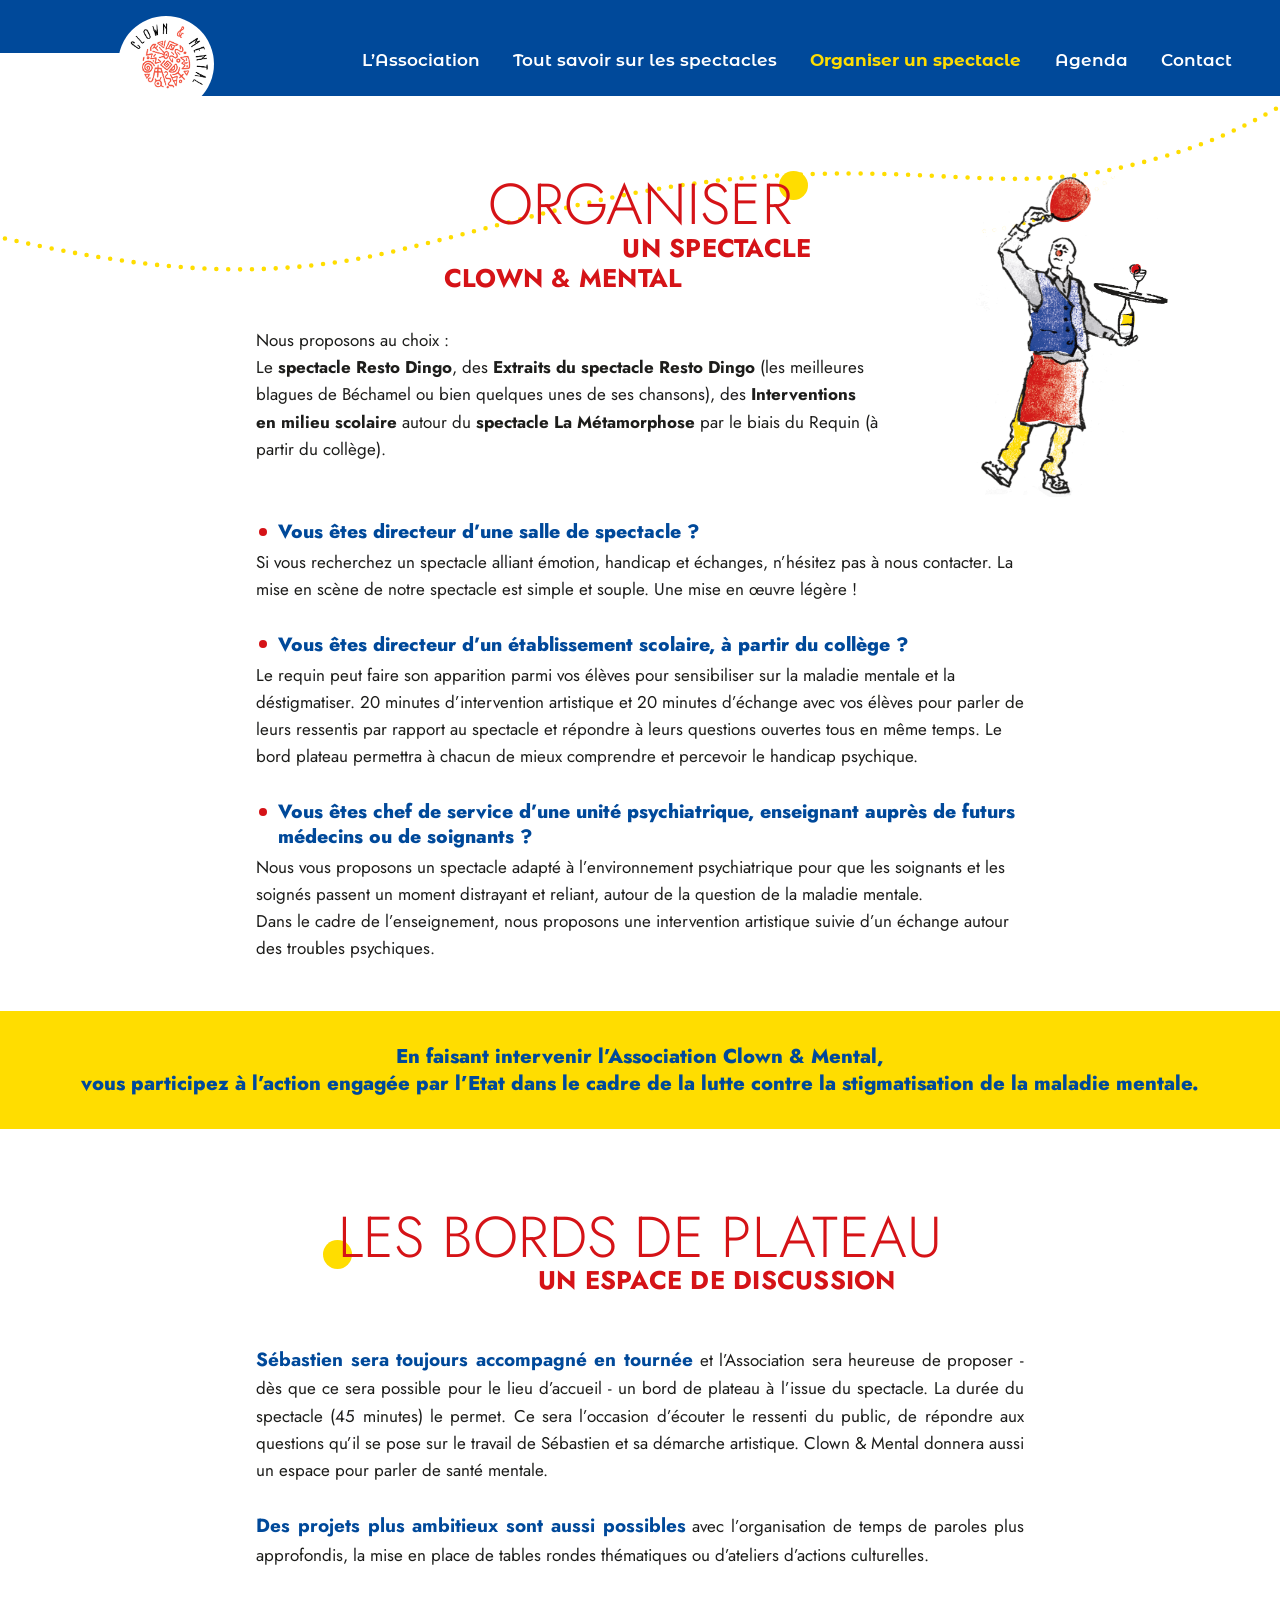
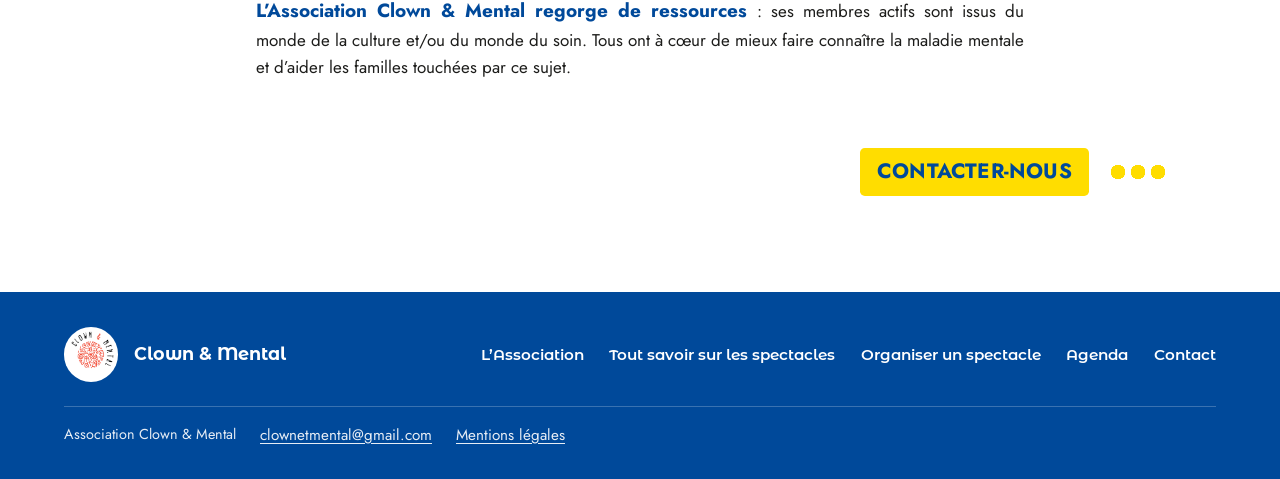
<file: organiser.html>
<!doctype html>
<html lang="fr">
<head>
  <meta charset="utf-8">
  <meta name="viewport" content="width=device-width, initial-scale=1">
  <title>Organiser un spectacle · Clown & Mental</title>
  <meta name="description" content="Accueillir Resto Dingo, des extraits du spectacle ou une intervention scolaire avec La Métamorphose, suivis d’un bord de plateau.">
  <link rel="canonical" href="https://TODO-nom-de-domaine.fr/organiser.html">
  <meta property="og:type" content="website">
  <meta property="og:locale" content="fr_FR">
  <meta property="og:site_name" content="Clown &amp; Mental">
  <meta property="og:title" content="Organiser un spectacle · Clown & Mental">
  <meta property="og:description" content="Accueillir Resto Dingo, des extraits du spectacle ou une intervention scolaire avec La Métamorphose, suivis d’un bord de plateau.">
  <meta property="og:image" content="https://TODO-nom-de-domaine.fr/assets/img/logo-rond.png">
  <meta name="theme-color" content="#00499a">
  <link rel="icon" type="image/png" href="assets/img/favicon.png">
  <link rel="apple-touch-icon" href="assets/img/apple-touch-icon.png">
  <link rel="preload" href="assets/fonts/jost-latin-wght-normal.woff2" as="font" type="font/woff2" crossorigin>
  <link rel="stylesheet" href="css/fonts.css">
  <link rel="stylesheet" href="css/base.css">
  <link rel="stylesheet" href="css/pages.css">
  <script src="js/nav.js" defer></script>
</head>
<body>
  <a class="lien-evitement" href="#contenu">Aller au contenu</a>
  <header class="site-header">
    <a class="logo-menu" href="index.html" aria-label="Clown &amp; Mental, retour à l’accueil">
      <img src="assets/img/logo-rond.png" alt="" width="530" height="530">
    </a>
    <button class="bouton-menu" type="button" aria-expanded="false" aria-controls="menu-principal">
      <span class="barres" aria-hidden="true"></span><span>Menu</span>
    </button>
    <nav class="menu" id="menu-principal" aria-label="Menu principal">
      <ul>
        <li><a href="association.html">L’Association</a></li>
        <li><a href="spectacles.html">Tout savoir sur les spectacles</a></li>
        <li><a href="organiser.html" aria-current="page">Organiser un spectacle</a></li>
        <li><a href="agenda.html">Agenda</a></li>
        <li><a href="contact.html">Contact</a></li>
      </ul>
    </nav>
  </header>
  <main id="contenu">
    <div class="entete-organiser">
      <svg class="vague deco vague-organiser" viewBox="0 0 1400 280" aria-hidden="true" focusable="false" preserveAspectRatio="xMidYMid slice"><path class="pointilles jaune" d="M -20 150 C 150 190, 280 205, 430 170 C 600 130, 700 90, 900 85 C 1050 82, 1120 105, 1240 75 C 1320 55, 1360 35, 1420 0"/></svg>
      <h1 class="titre">
        <span class="fin"><span class="pastille fin-haut">Organiser</span></span>
        <span class="gras d1">un spectacle</span>
        <span class="gras d-1">Clown &amp; Mental</span>
      </h1>
      <img class="serveur deco" src="assets/illu/serveur.png" alt="" width="640" height="1069">
    </div>

    <div class="colonne organiser">
      <p class="organiser-intro">Nous proposons au choix&nbsp;:<br>
      Le <strong>spectacle Resto Dingo</strong>, des <strong>Extraits du spectacle Resto Dingo</strong> (les meilleures blagues de Béchamel ou bien quelques unes de ses chansons), des <strong>Interventions en milieu scolaire</strong> autour du <strong>spectacle La Métamorphose</strong> par le biais du Requin (à partir du collège).</p>

      <ul class="profils">
        <li>
          <h2>Vous êtes directeur d’une salle de spectacle&nbsp;?</h2>
          <p>Si vous recherchez un spectacle alliant émotion, handicap et échanges, n’hésitez pas à nous contacter. La mise en scène de notre spectacle est simple et souple. Une mise en œuvre légère&nbsp;!</p>
        </li>
        <li>
          <h2>Vous êtes directeur d’un établissement scolaire, à partir du collège&nbsp;?</h2>
          <p>Le requin peut faire son apparition parmi vos élèves pour sensibiliser sur la maladie mentale et la déstigmatiser. 20 minutes d’intervention artistique et 20 minutes d’échange avec vos élèves pour parler de leurs ressentis par rapport au spectacle et répondre à leurs questions ouvertes tous en même temps. Le bord plateau permettra à chacun de mieux comprendre et percevoir le handicap psychique.</p>
        </li>
        <li>
          <h2>Vous êtes chef de service d’une unité psychiatrique, enseignant auprès de futurs médecins ou de soignants&nbsp;?</h2>
          <p>Nous vous proposons un spectacle adapté à l’environnement psychiatrique pour que les soignants et les soignés passent un moment distrayant et reliant, autour de la question de la maladie mentale.<br>
          Dans le cadre de l’enseignement, nous proposons une intervention artistique suivie d’un échange autour des troubles psychiques.</p>
        </li>
      </ul>
    </div>

    <p class="bande-jaune bande-texte">En faisant intervenir l’Association Clown &amp; Mental,<br>
    vous participez à l’action engagée par l’Etat dans le cadre de la lutte contre la stigmatisation de la maladie mentale.</p>

    <h2 class="titre">
      <span class="fin"><span class="pastille debut-bas">Les bords de plateau</span></span>
      <span class="gras d1">Un espace de discussion</span>
    </h2>
    <div class="colonne justifie paragraphes-aeres">
      <p><strong class="chapeau grand">Sébastien sera toujours accompagné en tournée</strong> et l’Association sera heureuse de proposer - dès que ce sera possible pour le lieu d’accueil - un bord de plateau à l’issue du spectacle. La durée du spectacle (45 minutes) le permet. Ce sera l’occasion d’écouter le ressenti du public, de répondre aux questions qu’il se pose sur le travail de Sébastien et sa démarche artistique. Clown &amp; Mental donnera aussi un espace pour parler de santé mentale.</p>
      <p><strong class="chapeau grand">Des projets plus ambitieux sont aussi possibles</strong> avec l’organisation de temps de paroles plus approfondis, la mise en place de tables rondes thématiques ou d’ateliers d’actions culturelles.</p>
      <p><strong class="chapeau grand">L’Association Clown &amp; Mental regorge de ressources</strong>&nbsp;: ses membres actifs sont issus du monde de la culture et/ou du monde du soin. Tous ont à cœur de mieux faire connaître la maladie mentale et d’aider les familles touchées par ce sujet.</p>
    </div>
    <div class="appel-contact"><span class="trois-points"><a class="bouton bouton-jaune" href="contact.html">Contacter-nous</a></span></div>
  </main>
  <footer class="site-footer">
    <div class="interieur">
      <a class="marque" href="index.html" style="color:inherit;text-decoration:none">
        <img src="assets/img/logo-rond.png" alt="" width="54" height="54" loading="lazy">
        <span>Clown &amp; Mental</span>
      </a>
      <nav aria-label="Pied de page">
        <ul>
          <li><a href="association.html">L’Association</a></li>
          <li><a href="spectacles.html">Tout savoir sur les spectacles</a></li>
          <li><a href="organiser.html">Organiser un spectacle</a></li>
          <li><a href="agenda.html">Agenda</a></li>
          <li><a href="contact.html">Contact</a></li>
        </ul>
      </nav>
      <div class="bas">
        <span>Association Clown &amp; Mental</span>
        <a href="mailto:clownetmental@gmail.com">clownetmental@gmail.com</a>
        <a href="mentions-legales.html">Mentions légales</a>
      </div>
    </div>
  </footer>
</body>
</html>
</file>
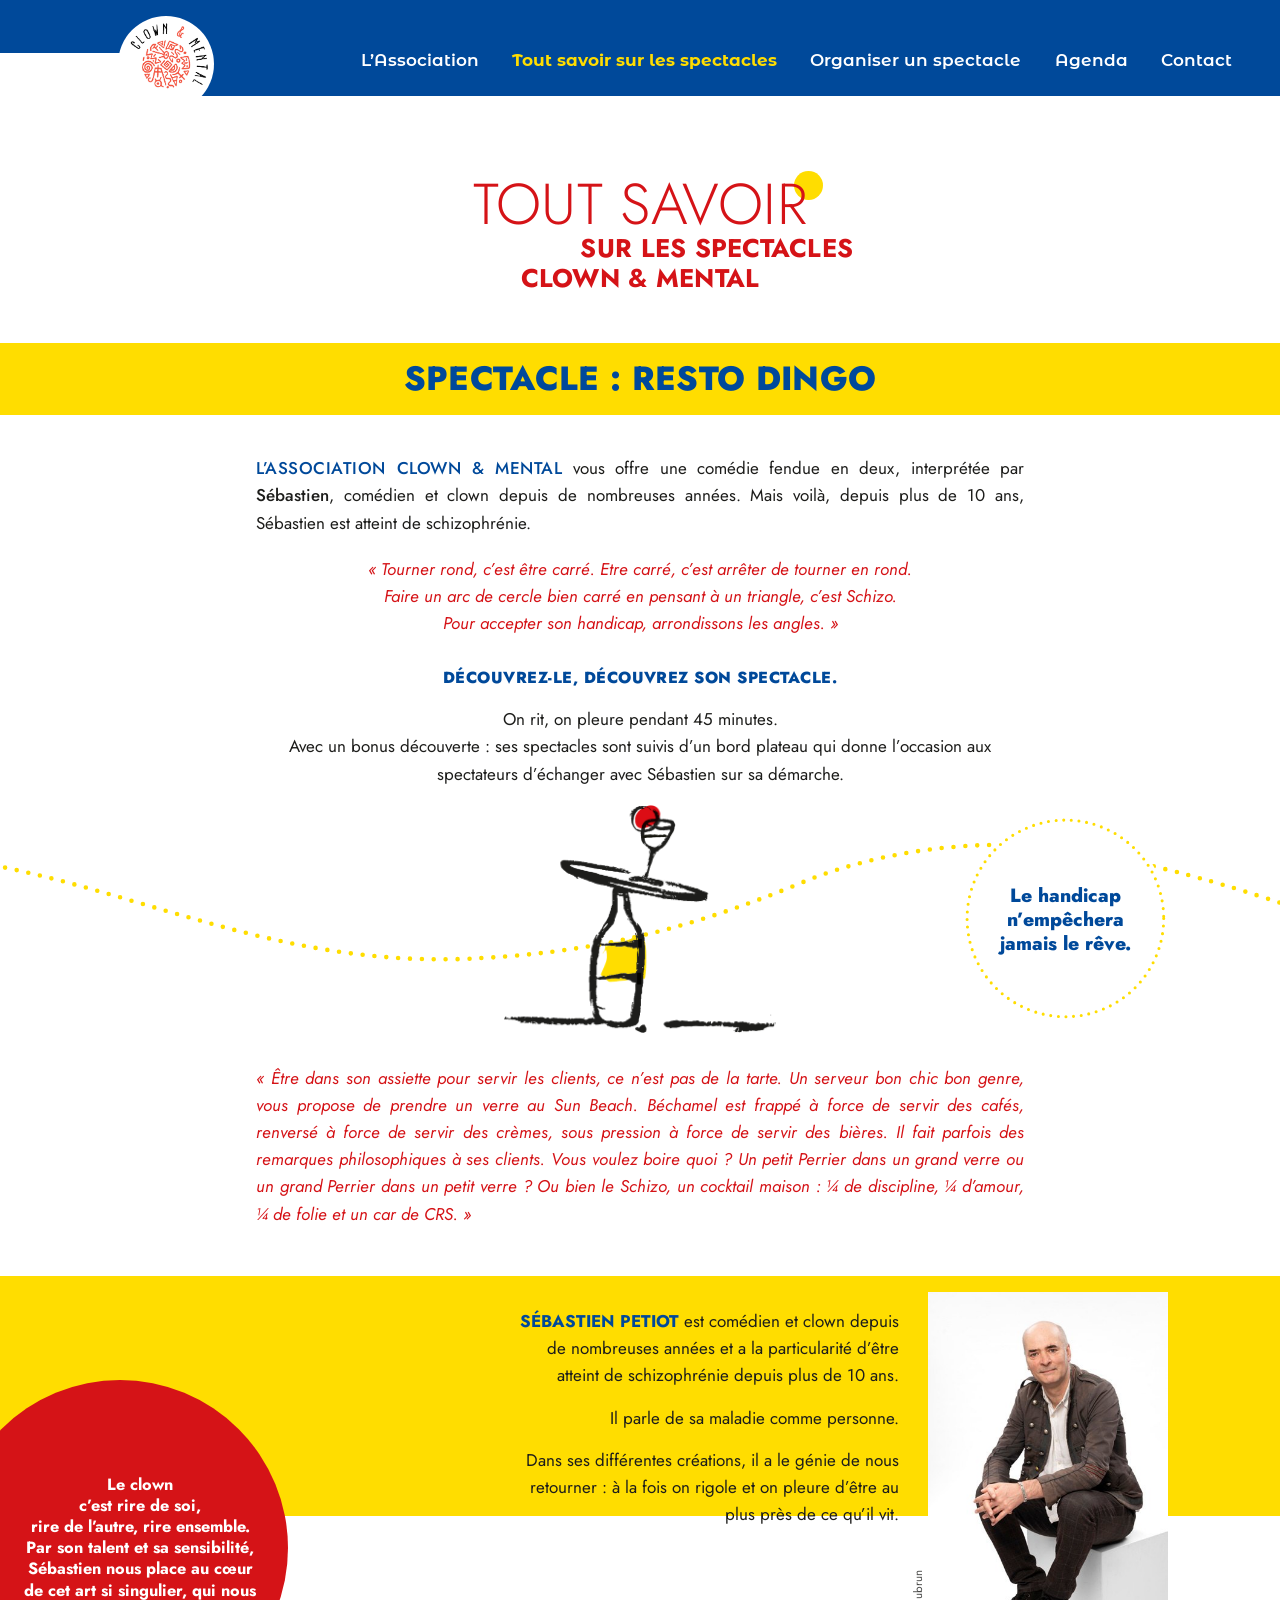
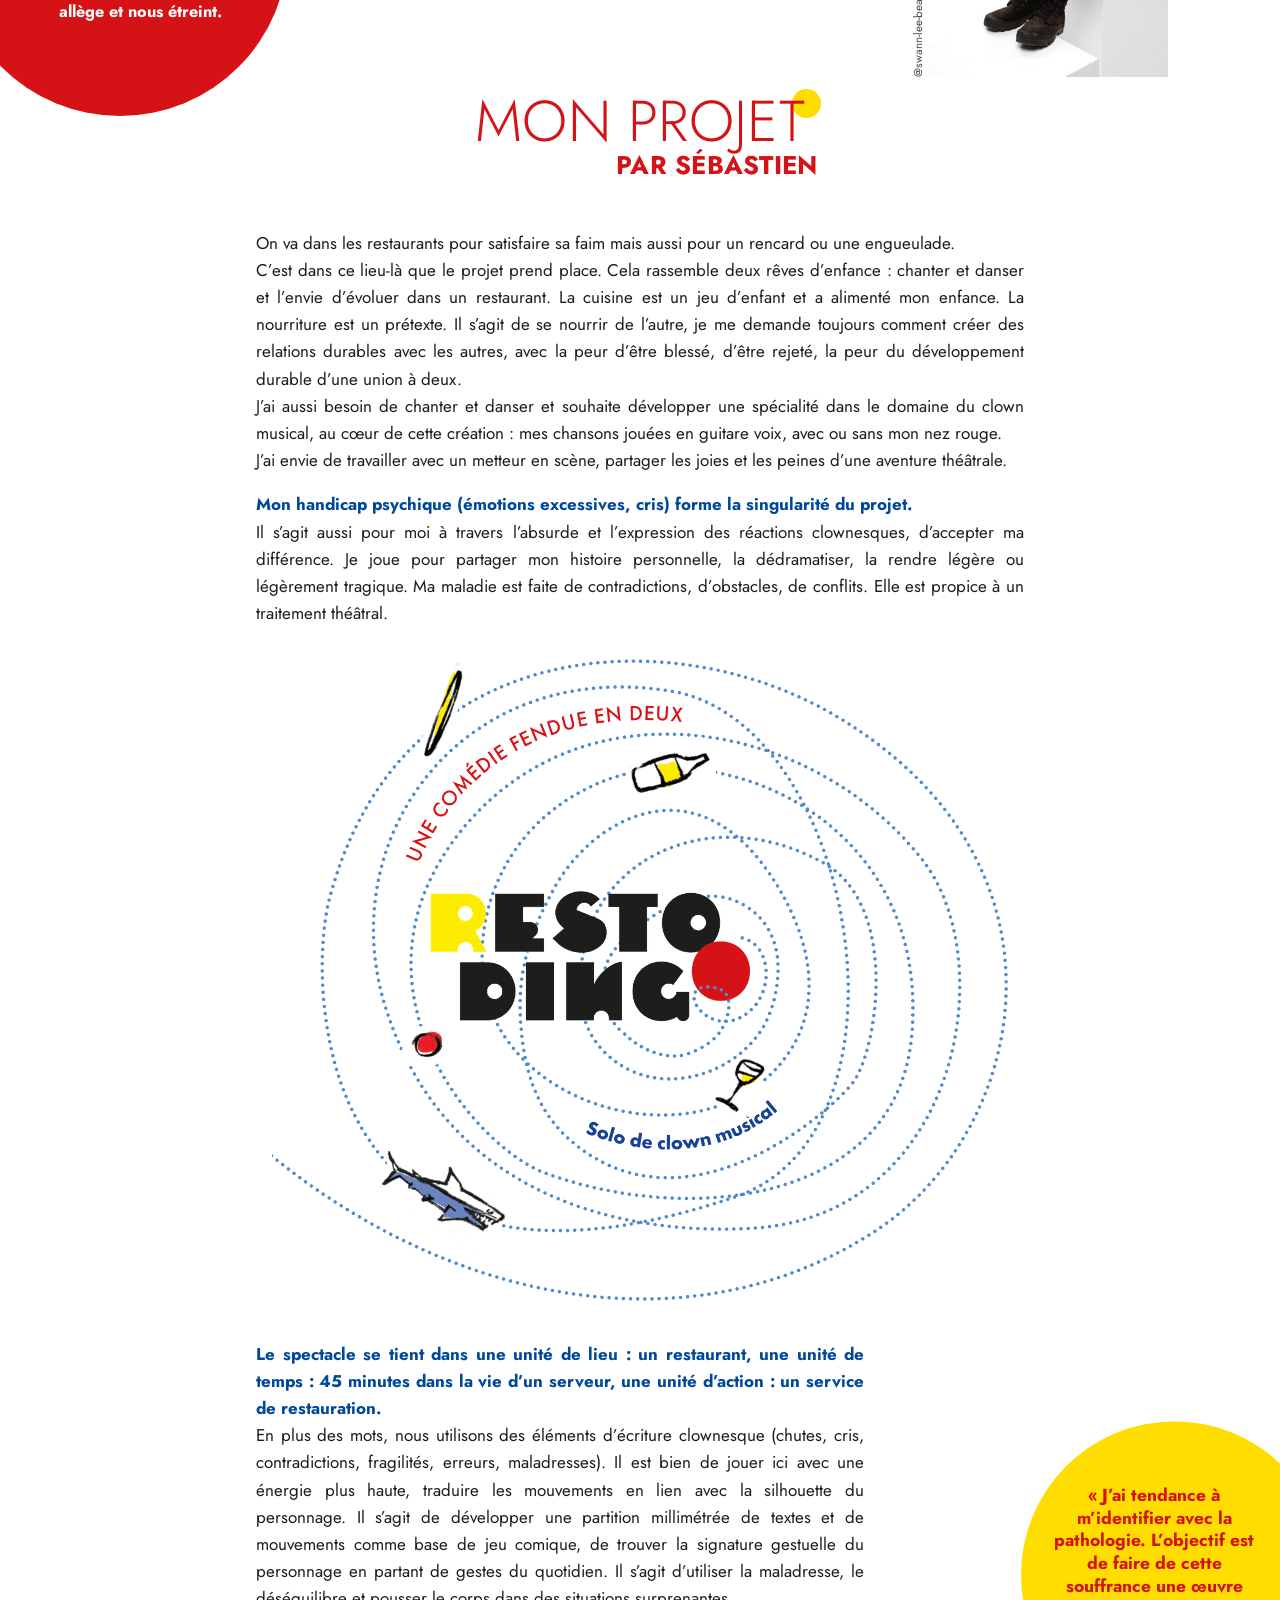
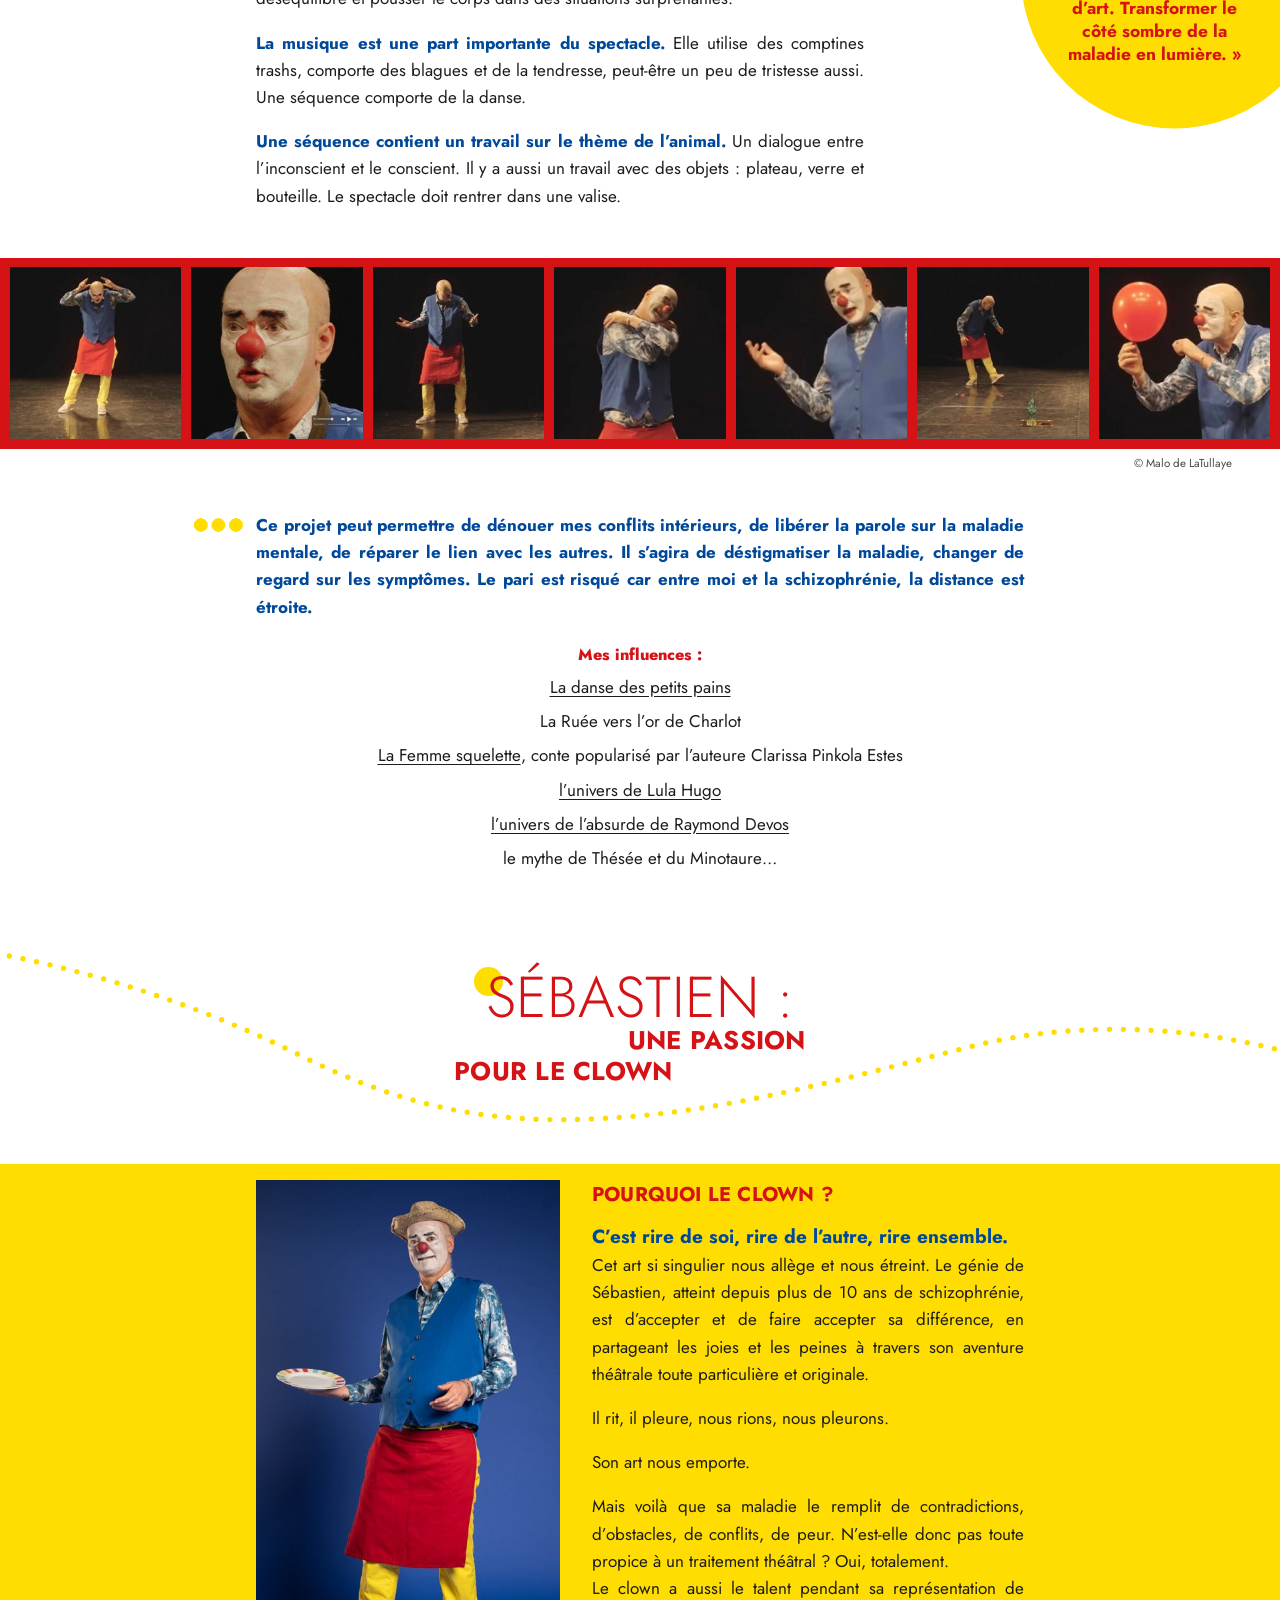
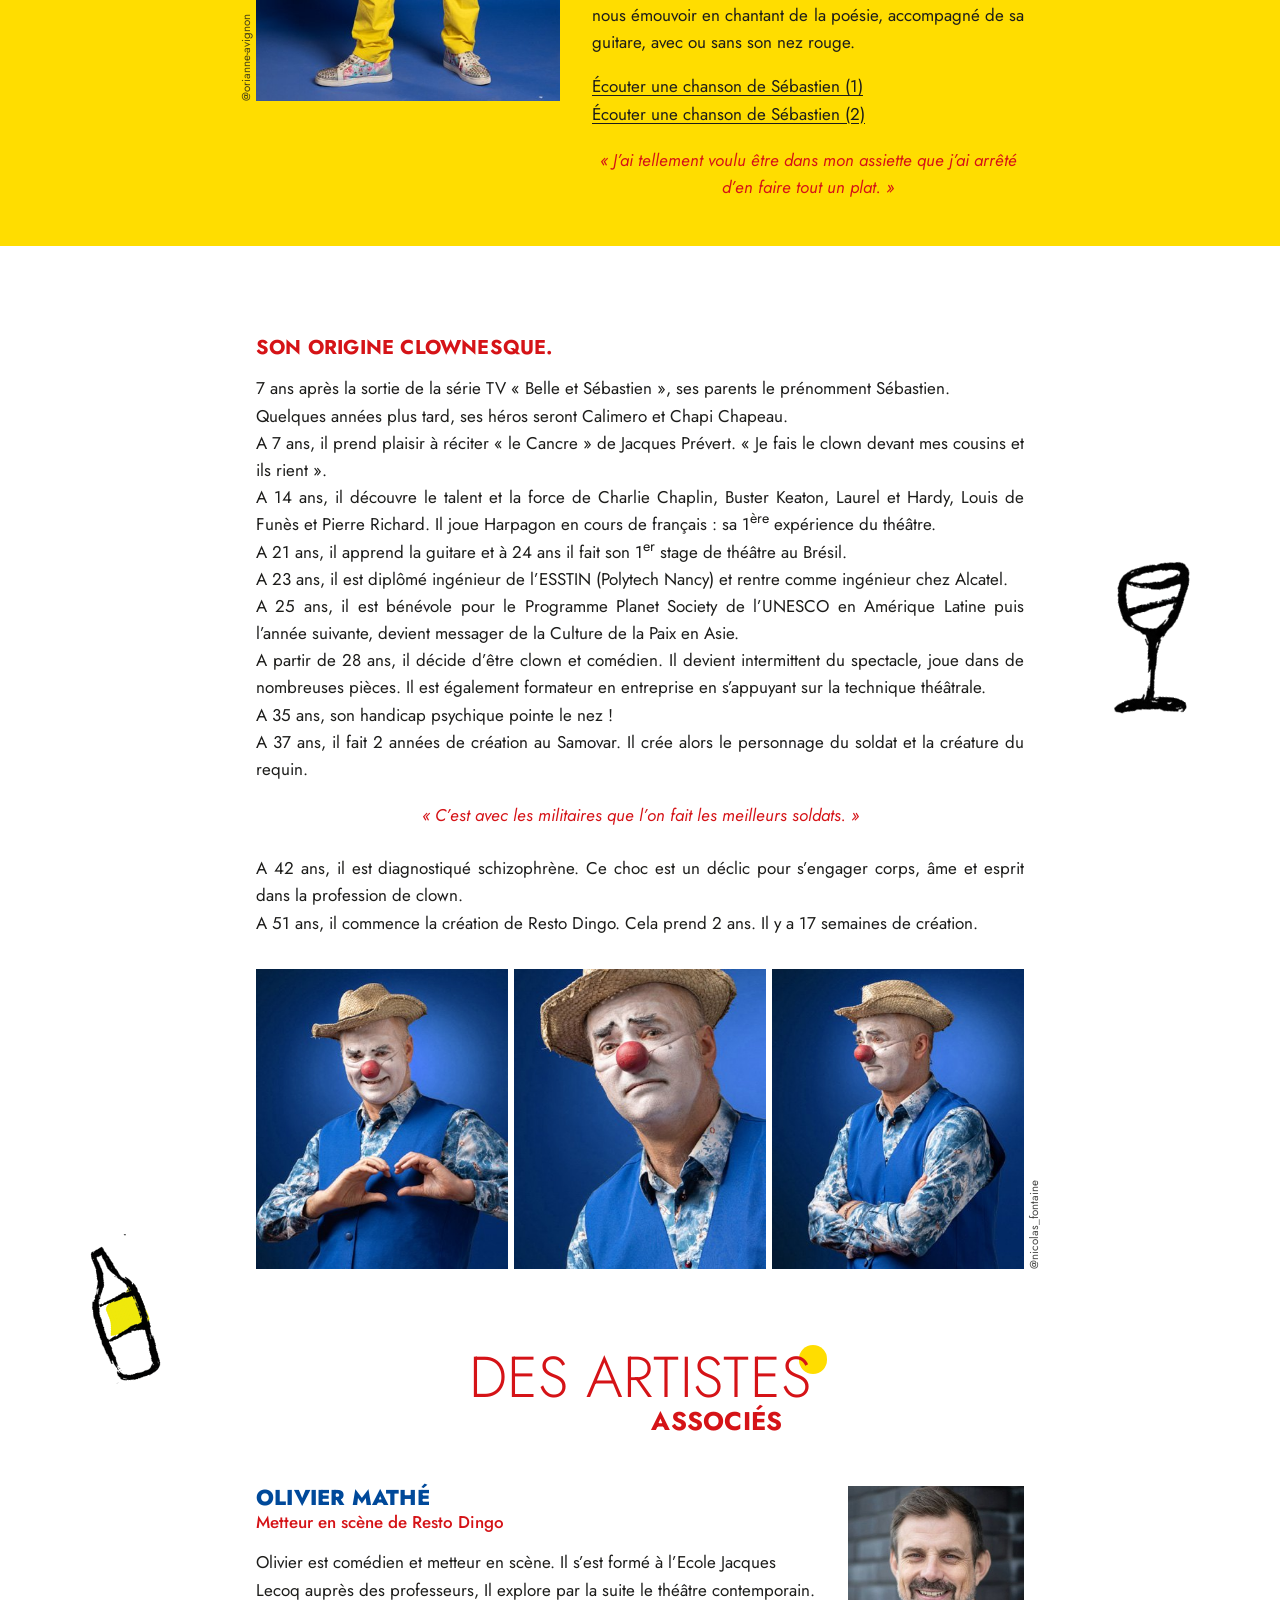
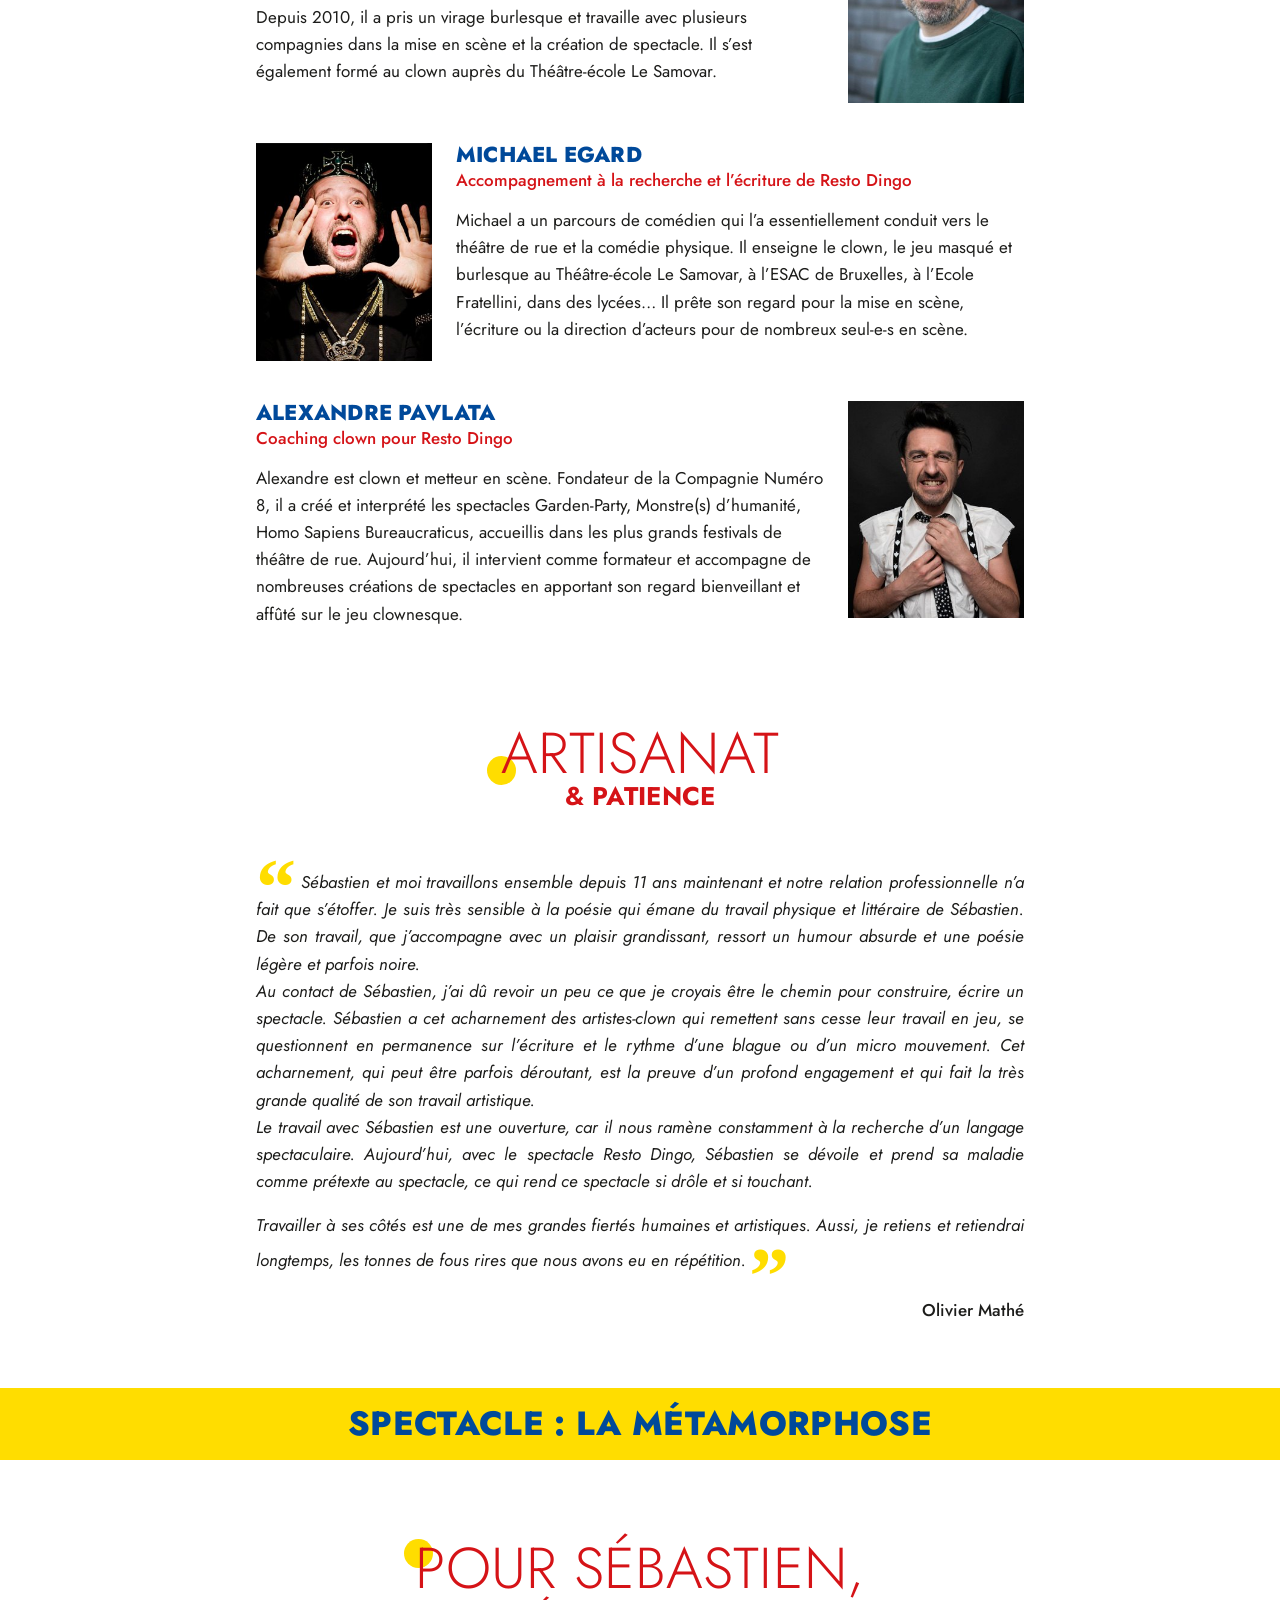
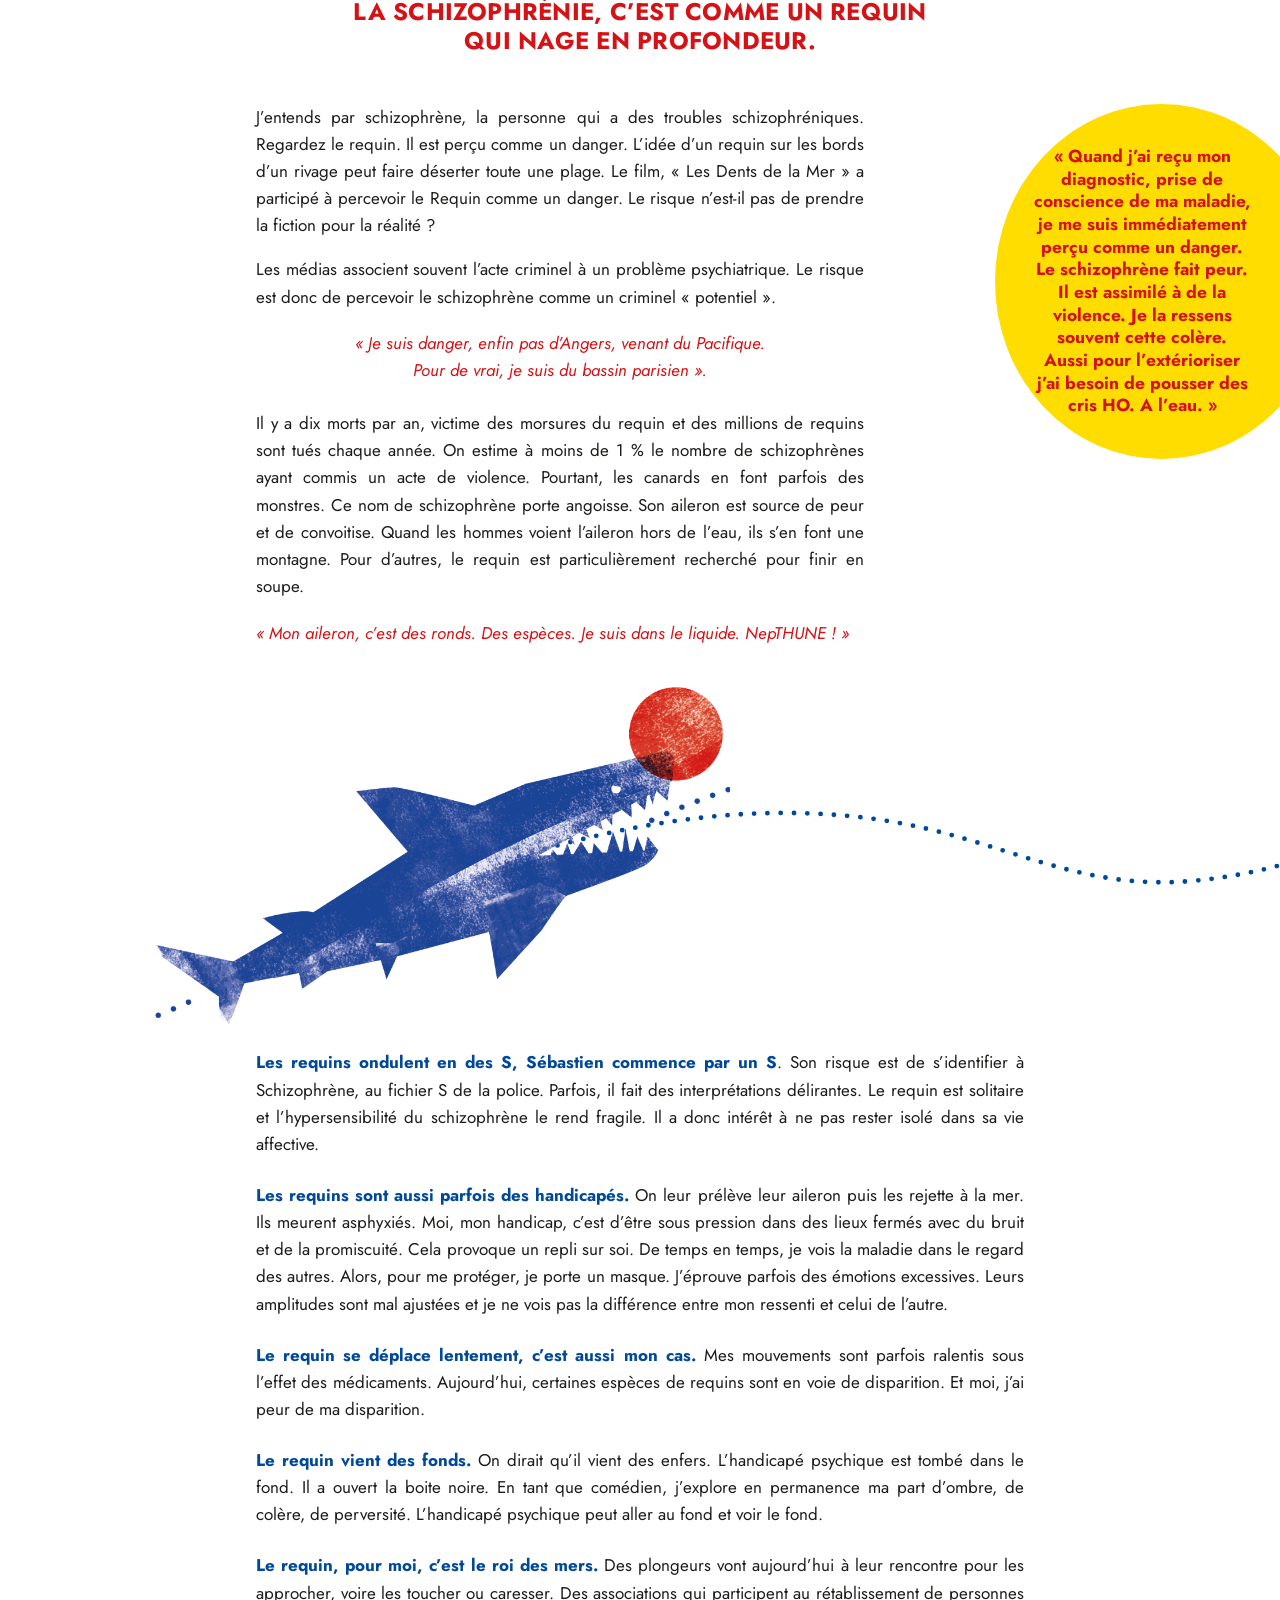
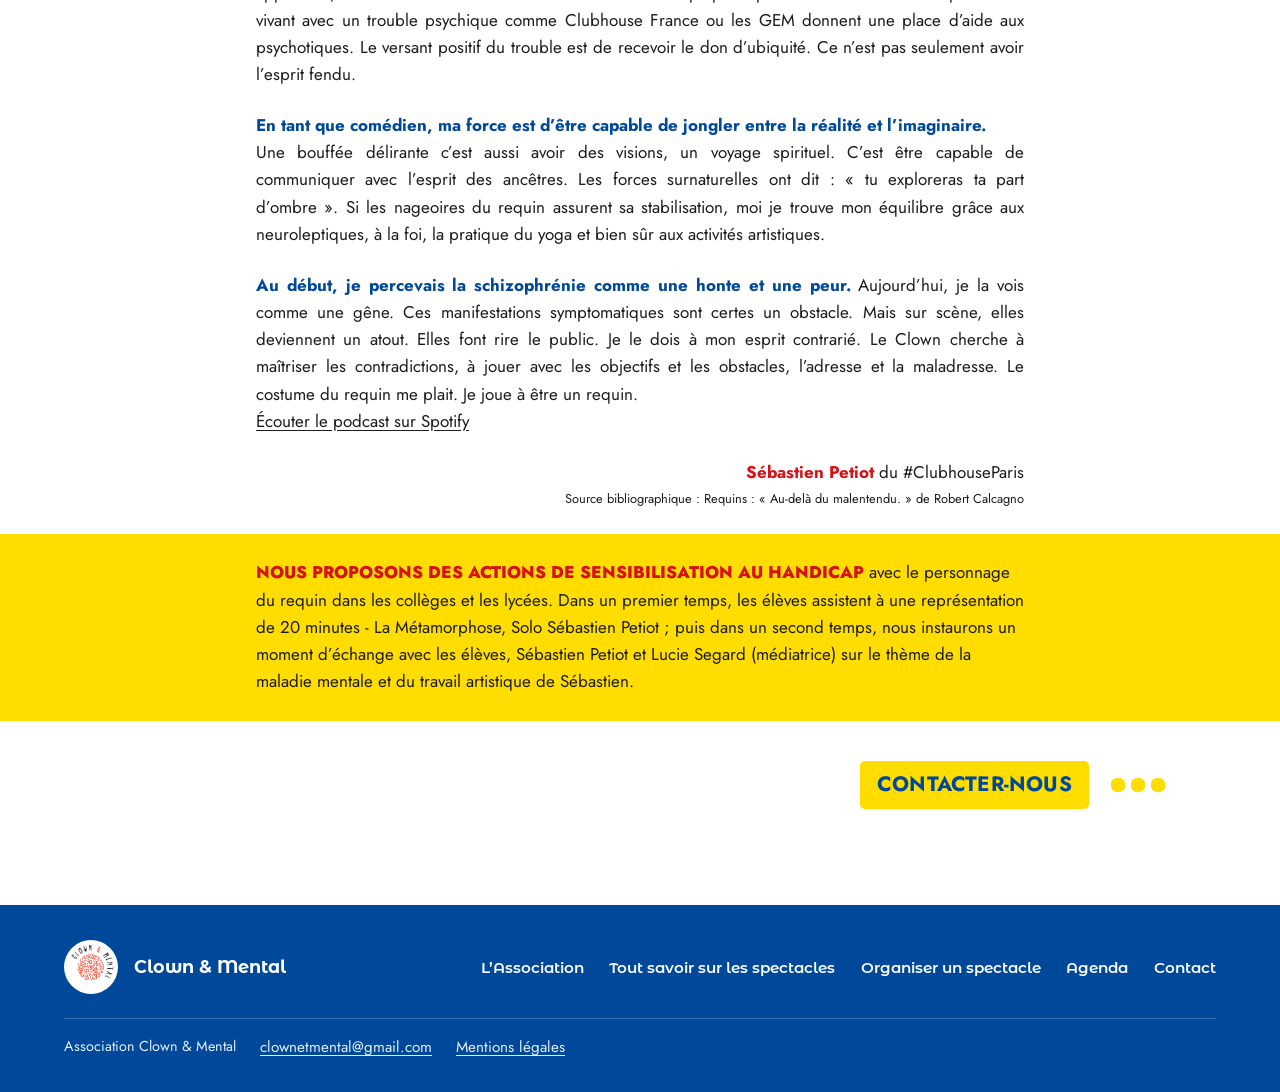
<file: spectacles.html>
<!doctype html>
<html lang="fr">
<head>
  <meta charset="utf-8">
  <meta name="viewport" content="width=device-width, initial-scale=1">
  <title>Tout savoir sur les spectacles · Clown & Mental</title>
  <meta name="description" content="Resto Dingo, solo de clown musical, et La Métamorphose : les spectacles de Sébastien Petiot, clown atteint de schizophrénie.">
  <link rel="canonical" href="https://TODO-nom-de-domaine.fr/spectacles.html">
  <meta property="og:type" content="website">
  <meta property="og:locale" content="fr_FR">
  <meta property="og:site_name" content="Clown &amp; Mental">
  <meta property="og:title" content="Tout savoir sur les spectacles · Clown & Mental">
  <meta property="og:description" content="Resto Dingo, solo de clown musical, et La Métamorphose : les spectacles de Sébastien Petiot, clown atteint de schizophrénie.">
  <meta property="og:image" content="https://TODO-nom-de-domaine.fr/assets/img/logo-rond.png">
  <meta name="theme-color" content="#00499a">
  <link rel="icon" type="image/png" href="assets/img/favicon.png">
  <link rel="apple-touch-icon" href="assets/img/apple-touch-icon.png">
  <link rel="preload" href="assets/fonts/jost-latin-wght-normal.woff2" as="font" type="font/woff2" crossorigin>
  <link rel="stylesheet" href="css/fonts.css">
  <link rel="stylesheet" href="css/base.css">
  <link rel="stylesheet" href="css/pages.css">
  <script src="js/nav.js" defer></script>
</head>
<body>
  <a class="lien-evitement" href="#contenu">Aller au contenu</a>
  <header class="site-header">
    <a class="logo-menu" href="index.html" aria-label="Clown &amp; Mental, retour à l’accueil">
      <img src="assets/img/logo-rond.png" alt="" width="530" height="530">
    </a>
    <button class="bouton-menu" type="button" aria-expanded="false" aria-controls="menu-principal">
      <span class="barres" aria-hidden="true"></span><span>Menu</span>
    </button>
    <nav class="menu" id="menu-principal" aria-label="Menu principal">
      <ul>
        <li><a href="association.html">L’Association</a></li>
        <li><a href="spectacles.html" aria-current="page">Tout savoir sur les spectacles</a></li>
        <li><a href="organiser.html">Organiser un spectacle</a></li>
        <li><a href="agenda.html">Agenda</a></li>
        <li><a href="contact.html">Contact</a></li>
      </ul>
    </nav>
  </header>
  <main id="contenu">
    <h1 class="titre">
      <span class="fin"><span class="pastille fin-haut">Tout savoir</span></span>
      <span class="gras d1">sur les spectacles</span>
      <span class="gras">Clown &amp; Mental</span>
    </h1>

    <!-- ============================ RESTO DINGO ============================ -->
    <h2 class="bande-jaune titre-bande">Spectacle&nbsp;: Resto Dingo</h2>

    <section class="colonne justifie spectacle-intro" aria-label="Présentation de Resto Dingo">
      <p><span class="petites-majuscules bleu">L’Association Clown &amp; Mental</span> vous offre une comédie fendue en deux, interprétée par <strong class="mi-gras">Sébastien</strong>, comédien et clown depuis de nombreuses années. Mais voilà, depuis plus de 10 ans, Sébastien est atteint de schizophrénie.</p>
      <blockquote class="citation"><p>«&nbsp;Tourner rond, c’est être carré. Etre carré, c’est arrêter de tourner en rond.<br>Faire un arc de cercle bien carré en pensant à un triangle, c’est Schizo.<br>Pour accepter son handicap, arrondissons les angles.&nbsp;»</p></blockquote>
      <h3 class="decouvrez">Découvrez-le, découvrez son spectacle.</h3>
      <p class="centre">On rit, on pleure pendant 45 minutes.<br>Avec un bonus découverte&nbsp;: ses spectacles sont suivis d’un bord plateau qui donne l’occasion aux spectateurs d’échanger avec Sébastien sur sa démarche.</p>
    </section>

    <div class="scene-plateau">
      <svg class="vague deco " viewBox="0 0 1400 200" aria-hidden="true" focusable="false" preserveAspectRatio="xMidYMid slice"><path class="pointilles jaune" d="M -20 40 C 150 70, 300 150, 500 145 C 650 140, 760 110, 880 60 C 980 20, 1100 10, 1200 30 C 1300 50, 1360 70, 1420 90"/></svg>
      <img class="scene-plateau-illu" src="assets/illu/plateau-bouteille.png" alt="" width="560" height="469" loading="lazy">
      <div class="bulle-anneau">
        <svg class="anneau deco" viewBox="0 0 200 200" aria-hidden="true" focusable="false"><circle class="pointilles jaune" cx="100" cy="100" r="96" style="stroke-width:3;stroke-dasharray:0 7.5"/></svg>
        <p>Le handicap n’empêchera jamais le rêve.</p>
      </div>
    </div>

    <blockquote class="colonne citation citation-longue"><p>«&nbsp;Être dans son assiette pour servir les clients, ce n’est pas de la tarte. Un serveur bon chic bon genre, vous propose de prendre un verre au Sun Beach. Béchamel est frappé à force de servir des cafés, renversé à force de servir des crèmes, sous pression à force de servir des bières. Il fait parfois des remarques philosophiques à ses clients. Vous voulez boire quoi&nbsp;? Un petit Perrier dans un grand verre ou un grand Perrier dans un petit verre&nbsp;? Ou bien le Schizo, un cocktail maison&nbsp;: ¼ de discipline, ¼ d’amour, ¼ de folie et un car de CRS.&nbsp;»</p></blockquote>

    <section class="sebastien" aria-label="Sébastien Petiot">
      <div class="sebastien-bande">
        <p class="disque disque-rouge disque-clown">Le clown<br>c’est rire de soi,<br>rire de l’autre, rire ensemble.<br>Par son talent et sa sensibilité, Sébastien nous place au cœur de cet art si singulier, qui nous allège et nous étreint.</p>
        <div class="sebastien-texte">
          <p><strong class="bleu majuscules">Sébastien Petiot</strong> est comédien et clown depuis de nombreuses années et a la particularité d’être atteint de schizophrénie depuis plus de 10 ans.</p>
          <p>Il parle de sa maladie comme personne.</p>
          <p>Dans ses différentes créations, il a le génie de nous retourner&nbsp;: à la fois on rigole et on pleure d’être au plus près de ce qu’il vit.</p>
        </div>
        <figure class="sebastien-photo">
          <img src="assets/img/sebastien-petiot.jpg" alt="Sébastien Petiot, assis, souriant" width="397" height="638" loading="lazy">
          <figcaption class="credit vertical">@swann-lee-beaubrun</figcaption>
        </figure>
      </div>
    </section>

    <h2 class="titre titre-projet">
      <span class="fin"><span class="pastille fin-haut">Mon projet</span></span>
      <span class="gras d1">par Sébastien</span>
    </h2>
    <section class="colonne justifie" aria-label="Mon projet, par Sébastien">
      <p>On va dans les restaurants pour satisfaire sa faim mais aussi pour un rencard ou une engueulade.<br>
      C’est dans ce lieu-là que le projet prend place. Cela rassemble deux rêves d’enfance&nbsp;: chanter et danser et l’envie d’évoluer dans un restaurant. La cuisine est un jeu d’enfant et a alimenté mon enfance. La nourriture est un prétexte. Il s’agit de se nourrir de l’autre, je me demande toujours comment créer des relations durables avec les autres, avec la peur d’être blessé, d’être rejeté, la peur du développement durable d’une union à deux.<br>
      J’ai aussi besoin de chanter et danser et souhaite développer une spécialité dans le domaine du clown musical, au cœur de cette création&nbsp;: mes chansons jouées en guitare voix, avec ou sans mon nez rouge.<br>
      J’ai envie de travailler avec un metteur en scène, partager les joies et les peines d’une aventure théâtrale.</p>
      <p><strong class="chapeau">Mon handicap psychique (émotions excessives, cris) forme la singularité du projet.</strong><br>
      Il s’agit aussi pour moi à travers l’absurde et l’expression des réactions clownesques, d’accepter ma différence. Je joue pour partager mon histoire personnelle, la dédramatiser, la rendre légère ou légèrement tragique. Ma maladie est faite de contradictions, d’obstacles, de conflits. Elle est propice à un traitement théâtral.</p>
    </section>

    <figure class="affiche">
      <img src="assets/illu/affiche-resto-dingo.png" alt="Affiche de Resto Dingo : une comédie fendue en deux, solo de clown musical" width="1400" height="1220" loading="lazy">
    </figure>

    <section class="deux-colonnes" aria-label="Le spectacle">
      <div class="deux-colonnes-texte justifie">
        <p><strong class="chapeau">Le spectacle se tient dans une unité de lieu&nbsp;: un restaurant, une unité de temps&nbsp;: 45 minutes dans la vie d’un serveur, une unité d’action&nbsp;: un service de restauration.</strong><br>
        En plus des mots, nous utilisons des éléments d’écriture clownesque (chutes, cris, contradictions, fragilités, erreurs, maladresses). Il est bien de jouer ici avec une énergie plus haute, traduire les mouvements en lien avec la silhouette du personnage. Il s’agit de développer une partition millimétrée de textes et de mouvements comme base de jeu comique, de trouver la signature gestuelle du personnage en partant de gestes du quotidien. Il s’agit d’utiliser la maladresse, le déséquilibre et pousser le corps dans des situations surprenantes.</p>
        <p><strong class="chapeau">La musique est une part importante du spectacle.</strong> Elle utilise des comptines trashs, comporte des blagues et de la tendresse, peut-être un peu de tristesse aussi. Une séquence comporte de la danse.</p>
        <p><strong class="chapeau">Une séquence contient un travail sur le thème de l’animal.</strong> Un dialogue entre l’inconscient et le conscient. Il y a aussi un travail avec des objets&nbsp;: plateau, verre et bouteille. Le spectacle doit rentrer dans une valise.</p>
      </div>
      <blockquote class="disque disque-jaune disque-droite"><p>«&nbsp;J’ai tendance à m’identifier avec la pathologie. L’objectif est de faire de cette souffrance une œuvre d’art. Transformer le côté sombre de la maladie en lumière.&nbsp;»</p></blockquote>
    </section>

    <figure class="bandeau-photos">
      <ul><li><img src="assets/img/resto-dingo-1.jpg" alt="Béchamel, les mains sur la tête, sur scène" width="241" height="241" loading="lazy"></li><li><img src="assets/img/resto-dingo-2.jpg" alt="Gros plan sur le visage de Béchamel et son nez rouge" width="241" height="241" loading="lazy"></li><li><img src="assets/img/resto-dingo-3.jpg" alt="Béchamel les bras ouverts" width="241" height="241" loading="lazy"></li><li><img src="assets/img/resto-dingo-4.jpg" alt="Béchamel se tenant l’épaule" width="241" height="241" loading="lazy"></li><li><img src="assets/img/resto-dingo-5.jpg" alt="Béchamel tend la main vers le public" width="241" height="241" loading="lazy"></li><li><img src="assets/img/resto-dingo-6.jpg" alt="Béchamel penché vers le sol de la scène" width="241" height="241" loading="lazy"></li><li><img src="assets/img/resto-dingo-7.jpg" alt="Béchamel et un ballon rouge" width="241" height="241" loading="lazy"></li></ul>
      <figcaption class="credit">© Malo de LaTullaye</figcaption>
    </figure>

    <section class="colonne influences" aria-label="Mes influences">
      <p class="chapeau trois-points-avant">Ce projet peut permettre de dénouer mes conflits intérieurs, de libérer la parole sur la maladie mentale, de réparer le lien avec les autres. Il s’agira de déstigmatiser la maladie, changer de regard sur les symptômes. Le pari est risqué car entre moi et la schizophrénie, la distance est étroite.</p>
      <h3 class="rouge">Mes influences&nbsp;:</h3>
      <ul>
        <li><a class="lien-externe" href="https://www.youtube.com/watch?v=dy9KFs_P10w" target="_blank" rel="noopener">La danse des petits pains<span class="visually-hidden"> (nouvel onglet)</span></a></li>
        <li>La Ruée vers l’or de Charlot</li>
        <li><a class="lien-externe" href="https://www.youtube.com/watch?v=7hHi1Ic1Ucc" target="_blank" rel="noopener">La Femme squelette<span class="visually-hidden"> (nouvel onglet)</span></a>, conte popularisé par l’auteure Clarissa Pinkola Estes</li>
        <li><a class="lien-externe" href="https://www.youtube.com/watch?v=U1O8D-ExpZk" target="_blank" rel="noopener">l’univers de Lula Hugo<span class="visually-hidden"> (nouvel onglet)</span></a></li>
        <li><a class="lien-externe" href="https://www.youtube.com/watch?v=WhQNhZLJ49Q" target="_blank" rel="noopener">l’univers de l’absurde de Raymond Devos<span class="visually-hidden"> (nouvel onglet)</span></a></li>
        <li>le mythe de Thésée et du Minotaure…</li>
      </ul>
    </section>

    <!-- ============================ SÉBASTIEN ============================ -->
    <div class="entete-vague">
      <svg class="vague deco " viewBox="0 0 1400 210" aria-hidden="true" focusable="false" preserveAspectRatio="xMidYMid slice"><path class="pointilles jaune" d="M -20 20 C 120 30, 260 70, 380 130 C 480 180, 560 195, 660 190 C 780 185, 900 150, 1020 120 C 1150 90, 1300 110, 1420 170"/></svg>
      <h2 class="titre">
        <span class="fin"><span class="pastille debut">Sébastien&nbsp;:</span></span>
        <span class="gras d1">une passion</span>
        <span class="gras d-1">pour le clown</span>
      </h2>
    </div>

    <section class="pourquoi bande-jaune-pleine" aria-labelledby="titre-pourquoi">
      <div class="pourquoi-interieur">
        <figure class="pourquoi-photo">
          <img src="assets/img/sebastien-serveur.jpg" alt="Sébastien Petiot en Béchamel, gilet bleu, tablier rouge, une assiette à la main" width="454" height="777" loading="lazy">
          <figcaption class="credit vertical">@orianne-avignon</figcaption>
        </figure>
        <div class="pourquoi-texte justifie">
          <h3 class="intertitre" id="titre-pourquoi">Pourquoi le clown&nbsp;?</h3>
          <p><strong class="chapeau grand">C’est rire de soi, rire de l’autre, rire ensemble.</strong><br>
          Cet art si singulier nous allège et nous étreint. Le génie de Sébastien, atteint depuis plus de 10 ans de schizophrénie, est d’accepter et de faire accepter sa différence, en partageant les joies et les peines à travers son aventure théâtrale toute particulière et originale.</p>
          <p>Il rit, il pleure, nous rions, nous pleurons.</p>
          <p>Son art nous emporte.</p>
          <p>Mais voilà que sa maladie le remplit de contradictions, d’obstacles, de conflits, de peur. N’est-elle donc pas toute propice à un traitement théâtral&nbsp;? Oui, totalement.<br>
          Le clown a aussi le talent pendant sa représentation de nous émouvoir en chantant de la poésie, accompagné de sa guitare, avec ou sans son nez rouge.</p>
          <p><a class="lien-externe" href="https://www.youtube.com/watch?v=IG7L1EurzL8" target="_blank" rel="noopener">Écouter une chanson de Sébastien (1)<span class="visually-hidden"> (nouvel onglet)</span></a><br>
          <a class="lien-externe" href="https://www.youtube.com/watch?v=Q6iKUeGF8GQ" target="_blank" rel="noopener">Écouter une chanson de Sébastien (2)<span class="visually-hidden"> (nouvel onglet)</span></a></p>
          <blockquote class="citation"><p>«&nbsp;J’ai tellement voulu être dans mon assiette que j’ai arrêté d’en faire tout un plat.&nbsp;»</p></blockquote>
        </div>
      </div>
    </section>

    <section class="origine" aria-labelledby="titre-origine">
      <img class="deco verre-deco" src="assets/illu/verre.png" alt="" width="168" height="243" loading="lazy">
      <div class="colonne justifie">
        <h3 class="intertitre" id="titre-origine">Son origine clownesque.</h3>
        <p>7 ans après la sortie de la série TV «&nbsp;Belle et Sébastien&nbsp;», ses parents le prénomment Sébastien.<br>
        Quelques années plus tard, ses héros seront Calimero et Chapi Chapeau.<br>
        A 7 ans, il prend plaisir à réciter «&nbsp;le Cancre&nbsp;» de Jacques Prévert. «&nbsp;Je fais le clown devant mes cousins et ils rient&nbsp;».<br>
        A 14 ans, il découvre le talent et la force de Charlie Chaplin, Buster Keaton, Laurel et Hardy, Louis de Funès et Pierre Richard. Il joue Harpagon en cours de français&nbsp;: sa 1<sup>ère</sup> expérience du théâtre.<br>
        A 21 ans, il apprend la guitare et à 24 ans il fait son 1<sup>er</sup> stage de théâtre au Brésil.<br>
        A 23 ans, il est diplômé ingénieur de l’ESSTIN (Polytech Nancy) et rentre comme ingénieur chez Alcatel.<br>
        A 25 ans, il est bénévole pour le Programme Planet Society de l’UNESCO en Amérique Latine puis l’année suivante, devient messager de la Culture de la Paix en Asie.<br>
        A partir de 28 ans, il décide d’être clown et comédien. Il devient intermittent du spectacle, joue dans de nombreuses pièces. Il est également formateur en entreprise en s’appuyant sur la technique théâtrale.<br>
        A 35 ans, son handicap psychique pointe le nez&nbsp;!<br>
        A 37 ans, il fait 2 années de création au Samovar. Il crée alors le personnage du soldat et la créature du requin.</p>
        <blockquote class="citation"><p>«&nbsp;C’est avec les militaires que l’on fait les meilleurs soldats.&nbsp;»</p></blockquote>
        <p>A 42 ans, il est diagnostiqué schizophrène. Ce choc est un déclic pour s’engager corps, âme et esprit dans la profession de clown.<br>
        A 51 ans, il commence la création de Resto Dingo. Cela prend 2 ans. Il y a 17 semaines de création.</p>
      </div>
      <figure class="trio-photos">
        <ul>
          <li><img src="assets/img/sebastien-chapeau-2.jpg" alt="Béchamel au chapeau de paille, les mains en cœur" width="352" height="430" loading="lazy"></li>
          <li><img src="assets/img/sebastien-chapeau-1.jpg" alt="Béchamel au chapeau de paille, l’air triste" width="360" height="430" loading="lazy"></li>
          <li><img src="assets/img/sebastien-chapeau-3.jpg" alt="Béchamel au chapeau de paille, bras croisés" width="355" height="429" loading="lazy"></li>
        </ul>
        <figcaption class="credit vertical droite">@nicolas_fontaine</figcaption>
      </figure>
      <img class="deco bouteille-deco" src="assets/illu/bouteille.png" alt="" width="108" height="219" loading="lazy">
    </section>

    <!-- ============================ ARTISTES ============================ -->
    <h2 class="titre">
      <span class="fin"><span class="pastille fin-haut">Des artistes</span></span>
      <span class="gras d1">associés</span>
    </h2>

    <div class="artistes">
      <article class="artiste">
        <div class="artiste-texte">
          <h3>Olivier Mathé</h3>
          <p class="role">Metteur en scène de Resto Dingo</p>
          <p>Olivier est comédien et metteur en scène. Il s’est formé à l’Ecole Jacques Lecoq auprès des professeurs, Il explore par la suite le théâtre contemporain.<br>
          Depuis 2010, il a pris un virage burlesque et travaille avec plusieurs compagnies dans la mise en scène et la création de spectacle. Il s’est également formé au clown auprès du Théâtre-école Le Samovar.</p>
        </div>
        <img src="assets/img/olivier-mathe.jpg" alt="Portrait d’Olivier Mathé" width="292" height="361" loading="lazy">
      </article>
      <article class="artiste inverse">
        <div class="artiste-texte">
          <h3>Michael Egard</h3>
          <p class="role">Accompagnement à la recherche et l’écriture de Resto Dingo</p>
          <p>Michael a un parcours de comédien qui l’a essentiellement conduit vers le théâtre de rue et la comédie physique. Il enseigne le clown, le jeu masqué et burlesque au Théâtre-école Le Samovar, à l’ESAC de Bruxelles, à l’Ecole Fratellini, dans des lycées… Il prête son regard pour la mise en scène, l’écriture ou la direction d’acteurs pour de nombreux seul-e-s en scène.</p>
        </div>
        <img src="assets/img/michael-egard.jpg" alt="Portrait de Michael Egard" width="292" height="357" loading="lazy">
      </article>
      <article class="artiste">
        <div class="artiste-texte">
          <h3>Alexandre Pavlata</h3>
          <p class="role">Coaching clown pour Resto Dingo</p>
          <p>Alexandre est clown et metteur en scène. Fondateur de la Compagnie Numéro 8, il a créé et interprété les spectacles Garden-Party, Monstre(s) d’humanité, Homo Sapiens Bureaucraticus, accueillis dans les plus grands festivals de théâtre de rue. Aujourd’hui, il intervient comme formateur et accompagne de nombreuses créations de spectacles en apportant son regard bienveillant et affûté sur le jeu clownesque.</p>
        </div>
        <img src="assets/img/alexandre-pavlata.jpg" alt="Portrait d’Alexandre Pavlata" width="292" height="362" loading="lazy">
      </article>
    </div>

    <h2 class="titre">
      <span class="fin"><span class="pastille debut-bas">Artisanat</span></span>
      <span class="gras">&amp; patience</span>
    </h2>
    <figure class="temoignage colonne">
      <blockquote>
        <p>Sébastien et moi travaillons ensemble depuis 11 ans maintenant et notre relation professionnelle n’a fait que s’étoffer. Je suis très sensible à la poésie qui émane du travail physique et littéraire de Sébastien. De son travail, que j’accompagne avec un plaisir grandissant, ressort un humour absurde et une poésie légère et parfois noire.<br>
        Au contact de Sébastien, j’ai dû revoir un peu ce que je croyais être le chemin pour construire, écrire un spectacle. Sébastien a cet acharnement des artistes-clown qui remettent sans cesse leur travail en jeu, se questionnent en permanence sur l’écriture et le rythme d’une blague ou d’un micro mouvement. Cet acharnement, qui peut être parfois déroutant, est la preuve d’un profond engagement et qui fait la très grande qualité de son travail artistique.<br>
        Le travail avec Sébastien est une ouverture, car il nous ramène constamment à la recherche d’un langage spectaculaire. Aujourd’hui, avec le spectacle Resto Dingo, Sébastien se dévoile et prend sa maladie comme prétexte au spectacle, ce qui rend ce spectacle si drôle et si touchant.</p>
        <p>Travailler à ses côtés est une de mes grandes fiertés humaines et artistiques. Aussi, je retiens et retiendrai longtemps, les tonnes de fous rires que nous avons eu en répétition.</p>
      </blockquote>
      <figcaption>Olivier Mathé</figcaption>
    </figure>

    <!-- ============================ MÉTAMORPHOSE ============================ -->
    <h2 class="bande-jaune titre-bande">Spectacle&nbsp;: La Métamorphose</h2>

    <h3 class="titre titre-requin">
      <span class="fin"><span class="pastille debut">Pour Sébastien,</span></span>
      <span class="gras">la schizophrénie, c’est comme un requin<br>qui nage en profondeur.</span>
    </h3>

    <section class="deux-colonnes" aria-label="Le requin">
      <div class="deux-colonnes-texte justifie">
        <p>J’entends par schizophrène, la personne qui a des troubles schizophréniques. Regardez le requin. Il est perçu comme un danger. L’idée d’un requin sur les bords d’un rivage peut faire déserter toute une plage. Le film, «&nbsp;Les Dents de la Mer&nbsp;» a participé à percevoir le Requin comme un danger. Le risque n’est-il pas de prendre la fiction pour la réalité&nbsp;?</p>
        <p>Les médias associent souvent l’acte criminel à un problème psychiatrique. Le risque est donc de percevoir le schizophrène comme un criminel «&nbsp;potentiel&nbsp;».</p>
        <blockquote class="citation"><p>«&nbsp;Je suis danger, enfin pas d’Angers, venant du Pacifique.<br>Pour de vrai, je suis du bassin parisien&nbsp;».</p></blockquote>
        <p>Il y a dix morts par an, victime des morsures du requin et des millions de requins sont tués chaque année. On estime à moins de 1&nbsp;% le nombre de schizophrènes ayant commis un acte de violence. Pourtant, les canards en font parfois des monstres. Ce nom de schizophrène porte angoisse. Son aileron est source de peur et de convoitise. Quand les hommes voient l’aileron hors de l’eau, ils s’en font une montagne. Pour d’autres, le requin est particulièrement recherché pour finir en soupe.</p>
        <blockquote class="citation citation-gauche"><p>«&nbsp;Mon aileron, c’est des ronds. Des espèces. Je suis dans le liquide. NepTHUNE&nbsp;!&nbsp;»</p></blockquote>
      </div>
      <blockquote class="disque disque-jaune disque-droite disque-requin"><p>«&nbsp;Quand j’ai reçu mon diagnostic, prise de conscience de ma maladie, je me suis immédiatement perçu comme un danger. Le schizophrène fait peur. Il est assimilé à de la violence. Je la ressens souvent cette colère. Aussi pour l’extérioriser j’ai besoin de pousser des cris HO. A l’eau.&nbsp;»</p></blockquote>
    </section>

    <div class="scene-requin">
      <svg class="vague deco " viewBox="0 0 1400 280" aria-hidden="true" focusable="false" preserveAspectRatio="xMidYMid slice"><path class="pointilles bleu" d="M 600 140 C 700 110, 800 95, 900 110 C 1000 125, 1060 170, 1160 160 C 1260 150, 1330 110, 1420 50"/></svg>
      <img src="assets/illu/requin.png" alt="Illustration : un requin bleu, un nez rouge dans la gueule" width="1000" height="588" loading="lazy">
    </div>

    <section class="colonne justifie requin-texte" aria-label="Le requin, suite">
      <p><strong class="chapeau">Les requins ondulent en des S, Sébastien commence par un S</strong>. Son risque est de s’identifier à Schizophrène, au fichier S de la police. Parfois, il fait des interprétations délirantes. Le requin est solitaire et l’hypersensibilité du schizophrène le rend fragile. Il a donc intérêt à ne pas rester isolé dans sa vie affective.</p>
      <p><strong class="chapeau">Les requins sont aussi parfois des handicapés.</strong> On leur prélève leur aileron puis les rejette à la mer. Ils meurent asphyxiés. Moi, mon handicap, c’est d’être sous pression dans des lieux fermés avec du bruit et de la promiscuité. Cela provoque un repli sur soi. De temps en temps, je vois la maladie dans le regard des autres. Alors, pour me protéger, je porte un masque. J’éprouve parfois des émotions excessives. Leurs amplitudes sont mal ajustées et je ne vois pas la différence entre mon ressenti et celui de l’autre.</p>
      <p><strong class="chapeau">Le requin se déplace lentement, c’est aussi mon cas.</strong> Mes mouvements sont parfois ralentis sous l’effet des médicaments. Aujourd’hui, certaines espèces de requins sont en voie de disparition. Et moi, j’ai peur de ma disparition.</p>
      <p><strong class="chapeau">Le requin vient des fonds.</strong> On dirait qu’il vient des enfers. L’handicapé psychique est tombé dans le fond. Il a ouvert la boite noire. En tant que comédien, j’explore en permanence ma part d’ombre, de colère, de perversité. L’handicapé psychique peut aller au fond et voir le fond.</p>
      <p><strong class="chapeau">Le requin, pour moi, c’est le roi des mers.</strong> Des plongeurs vont aujourd’hui à leur rencontre pour les approcher, voire les toucher ou caresser. Des associations qui participent au rétablissement de personnes vivant avec un trouble psychique comme Clubhouse France ou les GEM donnent une place d’aide aux psychotiques. Le versant positif du trouble est de recevoir le don d’ubiquité. Ce n’est pas seulement avoir l’esprit fendu.</p>
      <p><strong class="chapeau">En tant que comédien, ma force est d’être capable de jongler entre la réalité et l’imaginaire.</strong><br>
      Une bouffée délirante c’est aussi avoir des visions, un voyage spirituel. C’est être capable de communiquer avec l’esprit des ancêtres. Les forces surnaturelles ont dit&nbsp;: «&nbsp;tu exploreras ta part d’ombre&nbsp;». Si les nageoires du requin assurent sa stabilisation, moi je trouve mon équilibre grâce aux neuroleptiques, à la foi, la pratique du yoga et bien sûr aux activités artistiques.</p>
      <p><strong class="chapeau">Au début, je percevais la schizophrénie comme une honte et une peur.</strong> Aujourd’hui, je la vois comme une gêne. Ces manifestations symptomatiques sont certes un obstacle. Mais sur scène, elles deviennent un atout. Elles font rire le public. Je le dois à mon esprit contrarié. Le Clown cherche à maîtriser les contradictions, à jouer avec les objectifs et les obstacles, l’adresse et la maladresse. Le costume du requin me plait. Je joue à être un requin.<br>
      <a class="lien-externe" href="https://open.spotify.com/show/0HZrh8nwkBNsrKSgbKl1ba" target="_blank" rel="noopener">Écouter le podcast sur Spotify<span class="visually-hidden"> (nouvel onglet)</span></a></p>
      <p class="signature"><strong class="rouge">Sébastien Petiot</strong> du #ClubhouseParis</p>
      <p class="source">Source bibliographique&nbsp;: Requins&nbsp;: «&nbsp;Au-delà du malentendu.&nbsp;» de Robert Calcagno</p>
    </section>

    <section class="bande-jaune sensibilisation" aria-label="Actions en milieu scolaire">
      <p class="colonne justifie"><strong class="rouge majuscules">Nous proposons des actions de sensibilisation au handicap</strong> avec le personnage du requin dans les collèges et les lycées. Dans un premier temps, les élèves assistent à une représentation de 20 minutes - La Métamorphose, Solo Sébastien Petiot&nbsp;; puis dans un second temps, nous instaurons un moment d’échange avec les élèves, Sébastien Petiot et Lucie Segard (médiatrice) sur le thème de la maladie mentale et du travail artistique de Sébastien.</p>
    </section>
    <div class="appel-contact"><span class="trois-points"><a class="bouton bouton-jaune" href="contact.html">Contacter-nous</a></span></div>
  </main>
  <footer class="site-footer">
    <div class="interieur">
      <a class="marque" href="index.html" style="color:inherit;text-decoration:none">
        <img src="assets/img/logo-rond.png" alt="" width="54" height="54" loading="lazy">
        <span>Clown &amp; Mental</span>
      </a>
      <nav aria-label="Pied de page">
        <ul>
          <li><a href="association.html">L’Association</a></li>
          <li><a href="spectacles.html">Tout savoir sur les spectacles</a></li>
          <li><a href="organiser.html">Organiser un spectacle</a></li>
          <li><a href="agenda.html">Agenda</a></li>
          <li><a href="contact.html">Contact</a></li>
        </ul>
      </nav>
      <div class="bas">
        <span>Association Clown &amp; Mental</span>
        <a href="mailto:clownetmental@gmail.com">clownetmental@gmail.com</a>
        <a href="mentions-legales.html">Mentions légales</a>
      </div>
    </div>
  </footer>
</body>
</html>
</file>
<file: css/fonts.css>
/* Polices auto-hébergées (licence SIL Open Font License, via Fontsource).
   Jost remplace Futura PT, utilisée sur la maquette. */
@font-face {
  font-family: "Jost"; font-style: normal; font-display: swap; font-weight: 100 900;
  src: url("../assets/fonts/jost-latin-wght-normal.woff2") format("woff2-variations");
}
@font-face {
  font-family: "Jost"; font-style: italic; font-display: swap; font-weight: 100 900;
  src: url("../assets/fonts/jost-latin-wght-italic.woff2") format("woff2-variations");
}
@font-face {
  font-family: "Montserrat Alternates"; font-style: normal; font-display: swap; font-weight: 600;
  src: url("../assets/fonts/montserrat-alternates-latin-600-normal.woff2") format("woff2");
}
@font-face {
  font-family: "Montserrat Alternates"; font-style: normal; font-display: swap; font-weight: 700;
  src: url("../assets/fonts/montserrat-alternates-latin-700-normal.woff2") format("woff2");
}
@font-face {
  font-family: "Montserrat"; font-style: normal; font-display: swap; font-weight: 600;
  src: url("../assets/fonts/montserrat-latin-600-normal.woff2") format("woff2");
}
</file>
<file: css/base.css>
/* ==========================================================
   Clown & Mental — styles communs
   Couleurs relevées sur la maquette PDF (à confirmer par Agnès)
   Polices : Futura PT (maquette) -> Jost (équivalent libre)
             Montserrat Alternates (menu), Montserrat (accueil)
   ========================================================== */

:root {
  --bleu: #00499a;
  --jaune: #ffdd00;
  --rouge: #d51317;
  --texte: #1d1d1b;
  --gris-photo: #b5b5b4;
  --blanc: #ffffff;

  --f-texte: "Jost", "Futura PT", Futura, "Century Gothic", "Trebuchet MS", sans-serif;
  --f-menu: "Montserrat Alternates", "Montserrat", "Jost", sans-serif;
  --f-accueil: "Montserrat", "Jost", sans-serif;

  --colonne: 54rem;          /* largeur du texte courant */
  --large: 72rem;            /* largeur maximale des mises en page */
  --gouttiere: clamp(1.25rem, 5vw, 3rem);
  --entete: 6rem;            /* hauteur du bandeau bleu */
}

/* ---------- Reset léger ---------- */
*, *::before, *::after { box-sizing: border-box; }
html { -webkit-text-size-adjust: 100%; scroll-behavior: smooth; scroll-padding-top: 5.5rem; }
@media (max-width: 64rem) { html { scroll-padding-top: 4.5rem; } }
body {
  margin: 0;
  background: var(--blanc);
  color: var(--texte);
  font-family: var(--f-texte);
  font-weight: 400;
  font-size: clamp(1rem, 0.96rem + 0.2vw, 1.0625rem);
  line-height: 1.6;
  overflow-x: hidden;
}
img { max-width: 100%; height: auto; display: block; }
a { color: inherit; }
p { margin: 0 0 1em; }
h1, h2, h3 { margin: 0; font-weight: 400; line-height: 1.1; }
strong { font-weight: 700; }

:focus-visible { outline: 3px solid var(--bleu); outline-offset: 3px; border-radius: 2px; }
.site-header :focus-visible { outline-color: var(--jaune); }

.visually-hidden {
  position: absolute !important; width: 1px; height: 1px; overflow: hidden;
  clip: rect(0 0 0 0); white-space: nowrap;
}
.lien-evitement {
  position: absolute; left: 1rem; top: -4rem; z-index: 100;
  background: var(--jaune); color: var(--bleu); padding: .6rem 1rem; font-weight: 700;
}
.lien-evitement:focus { top: 1rem; }

/* ---------- En-tête : bandeau bleu + logo qui déborde ---------- */
.site-header {
  position: sticky; top: 0; z-index: 50;
  height: var(--entete);
  background: var(--bleu);
}
/* découpe blanche en bas à gauche, comme sur la maquette */
.site-header::before {
  content: ""; position: absolute; left: 0; bottom: 0;
  width: calc(var(--logo-x) + 1px); height: 45%;
  background: var(--blanc);
}
.site-header {
  --logo-x: clamp(4rem, 13vw, 12rem);
  --logo-d: clamp(5rem, 7.5vw, 6.5rem);
}
.logo-menu {
  position: absolute; z-index: 2;
  left: calc(var(--logo-x) - var(--logo-d) / 2);
  top: calc(var(--entete) - var(--logo-d) + 1rem);
  width: var(--logo-d); height: var(--logo-d);
  border-radius: 50%; background: var(--blanc);
  display: grid; place-items: center;
}
.logo-menu img { width: 88%; }

.menu {
  height: 100%;
  display: flex; align-items: flex-end; justify-content: flex-end;
  padding: 0 var(--gouttiere) 1.35rem calc(var(--logo-x) + var(--logo-d));
}
.menu ul { list-style: none; margin: 0; padding: 0; display: flex; gap: clamp(1rem, 2.6vw, 2.6rem); }
.menu a {
  font-family: var(--f-menu); font-weight: 600; font-size: clamp(.9rem, .7rem + .45vw, 1.1rem);
  color: var(--blanc); text-decoration: none; white-space: nowrap;
}
.menu a:hover { color: var(--jaune); }
.menu a[aria-current] { color: var(--jaune); font-weight: 700; }

.bouton-menu { display: none; }

@media (max-width: 64rem) {
  .site-header { --entete: 4.5rem; --logo-x: 3.5rem; --logo-d: 4.6rem; }
  .bouton-menu {
    display: flex; align-items: center; gap: .5rem;
    position: absolute; right: var(--gouttiere); top: 50%; transform: translateY(-50%);
    background: none; border: 0; color: var(--blanc); cursor: pointer;
    font-family: var(--f-menu); font-weight: 600; font-size: 1rem; padding: .5rem;
  }
  .bouton-menu .barres, .bouton-menu .barres::before, .bouton-menu .barres::after {
    display: block; width: 1.5rem; height: 2px; background: currentColor; position: relative;
  }
  .bouton-menu .barres::before, .bouton-menu .barres::after { content: ""; position: absolute; left: 0; }
  .bouton-menu .barres::before { top: -7px; }
  .bouton-menu .barres::after { top: 7px; }
  .bouton-menu[aria-expanded="true"] .barres { background: transparent; }
  .bouton-menu[aria-expanded="true"] .barres::before { top: 0; transform: rotate(45deg); }
  .bouton-menu[aria-expanded="true"] .barres::after { top: 0; transform: rotate(-45deg); }

  .menu {
    display: none; position: absolute; top: 100%; left: 0; right: 0; height: auto;
    background: var(--bleu); padding: 1.5rem var(--gouttiere) 2rem;
  }
  .menu.ouvert { display: block; }
  .menu ul { flex-direction: column; gap: 1.1rem; align-items: flex-end; }
  .menu a { font-size: 1.2rem; }
}

/* ---------- Titres de page / de section ---------- */
.titre {
  position: relative; text-align: center; color: var(--rouge);
  display: flex; flex-direction: column; align-items: center;
  margin: clamp(3rem, 7vw, 5rem) auto clamp(2rem, 4vw, 3rem);
  padding: 0 var(--gouttiere);
}
.titre .fin, .titre .gras { display: block; text-transform: uppercase; }
.titre .fin {
  font-weight: 300; font-size: clamp(2.1rem, 1.3rem + 3.2vw, 3.6rem);
  line-height: 1; letter-spacing: .005em; position: relative;
}
.titre .gras {
  font-weight: 700; font-size: clamp(1.15rem, .95rem + .9vw, 1.6rem);
  line-height: 1.2; letter-spacing: .01em;
}
/* décalages en escalier des lignes, comme sur la maquette */
.titre .d1 { transform: translateX(clamp(1rem, 6vw, 5rem)); }
.titre .d-1 { transform: translateX(clamp(-5rem, -6vw, -1rem)); }

/* pastille jaune accrochée au titre fin */
.pastille { position: relative; display: inline-block; }
.pastille::after {
  content: ""; position: absolute; z-index: -1;
  width: clamp(1.3rem, 1rem + 1vw, 1.8rem); aspect-ratio: 1; border-radius: 50%; background: var(--jaune);
}
.gras .pastille::after { width: clamp(1.1rem, .9rem + .7vw, 1.5rem); }
.pastille.debut::after { left: -.2em; top: -.02em; }
.pastille.fin-haut::after { right: -.28em; top: -.08em; }
.pastille.fin-bas::after { right: -.3em; bottom: -.02em; }
.pastille.debut-bas::after { left: -.25em; bottom: -.05em; }

/* ---------- Texte courant ---------- */
.colonne { max-width: var(--colonne); margin: 0 auto; padding: 0 var(--gouttiere); }
.large { max-width: var(--large); margin: 0 auto; padding: 0 var(--gouttiere); }
.justifie p { text-align: justify; hyphens: auto; -webkit-hyphens: auto; }
@media (max-width: 40rem) { .justifie p { text-align: left; } }

.bleu { color: var(--bleu); }
.rouge { color: var(--rouge); }
.chapeau { color: var(--bleu); font-weight: 700; }
.intertitre {
  color: var(--rouge); font-weight: 700; text-transform: uppercase;
  font-size: 1.25rem; letter-spacing: .01em; margin: 2.2rem 0 1rem;
}
.citation {
  color: var(--rouge); font-style: italic; font-weight: 400;
  text-align: center; margin: 1.2rem auto 1.6rem; max-width: 40rem;
}
.citation p { text-align: center !important; margin: 0; }

.lien-externe { color: var(--texte); text-underline-offset: .2em; word-break: break-word; }
.lien-externe:hover { color: var(--bleu); }

/* ---------- Bandes et boutons ---------- */
.bande-jaune { background: var(--jaune); color: var(--bleu); }
.bande-jaune.titre-bande {
  text-align: center; padding: 1.1rem var(--gouttiere);
  font-weight: 800; font-size: clamp(1.4rem, 1rem + 1.6vw, 2.1rem); text-transform: uppercase; letter-spacing: .01em;
}

.boutons { display: flex; flex-direction: column; align-items: flex-end; gap: 1rem; }
.bouton {
  display: inline-block; text-decoration: none; text-transform: uppercase;
  font-weight: 700; font-size: clamp(1.1rem, 1rem + .4vw, 1.3rem); letter-spacing: .01em;
  padding: .35em .8em; border-radius: .3rem; min-width: 11em; text-align: center;
}
.bouton-jaune { background: var(--jaune); color: var(--bleu); }
.bouton-bleu { background: var(--bleu); color: var(--jaune); }
.bouton:hover { filter: brightness(1.06); text-decoration: underline; text-underline-offset: .2em; }

/* trois points jaunes à droite d'un bouton */
.trois-points { display: inline-flex; align-items: center; gap: 1.2rem; }
.trois-points::after {
  content: ""; width: 3.75rem; height: .9rem; flex: none;
  background: radial-gradient(circle, var(--jaune) 0 .45rem, transparent .47rem) 0 0 / 1.25rem .9rem repeat-x;
}
.trois-points.gauche { flex-direction: row-reverse; }

.appel-contact { display: flex; justify-content: flex-end; padding: 2.5rem var(--gouttiere) 4rem; max-width: var(--large); margin: 0 auto; }
.appel-contact.centre { justify-content: center; }

/* ---------- Éléments décoratifs ---------- */
.deco { pointer-events: none; }
.vague { display: block; width: 100%; height: auto; overflow: visible; }
.pointilles { fill: none; stroke-linecap: round; stroke-width: 5; stroke-dasharray: 0 13; }
.pointilles.jaune { stroke: var(--jaune); }
.pointilles.bleu { stroke: var(--bleu); stroke-width: 4; stroke-dasharray: 0 11; }

.disque {
  border-radius: 50%; display: grid; place-items: center; text-align: center;
  font-weight: 700; line-height: 1.3;
}
.disque-jaune { background: var(--jaune); color: var(--rouge); }
.disque-rouge { background: var(--rouge); color: var(--blanc); }

/* ---------- Pied de page ---------- */
.site-footer {
  background: var(--bleu); color: var(--blanc);
  padding: 2.2rem var(--gouttiere) 2rem; margin-top: 2rem;
}
.site-footer .interieur {
  max-width: var(--large); margin: 0 auto;
  display: flex; flex-wrap: wrap; gap: 1.5rem 3rem; align-items: center; justify-content: space-between;
}
.site-footer .marque { display: flex; align-items: center; gap: 1rem; font-family: var(--f-menu); font-weight: 700; font-size: 1.1rem; }
.site-footer .marque img { width: 3.4rem; height: 3.4rem; border-radius: 50%; background: var(--blanc); padding: .25rem; }
.site-footer ul { list-style: none; margin: 0; padding: 0; display: flex; flex-wrap: wrap; gap: .6rem 1.6rem; }
.site-footer a { color: var(--blanc); text-decoration: none; font-family: var(--f-menu); font-weight: 600; font-size: .95rem; }
.site-footer a:hover { color: var(--jaune); }
.site-footer .bas { flex-basis: 100%; display: flex; flex-wrap: wrap; gap: .5rem 1.5rem; font-size: .9rem; opacity: .9; border-top: 1px solid rgba(255,255,255,.25); padding-top: 1rem; }
.site-footer .bas a { font-family: var(--f-texte); font-weight: 400; text-decoration: underline; text-underline-offset: .2em; }

@media (prefers-reduced-motion: reduce) {
  *, *::before, *::after { animation: none !important; transition: none !important; scroll-behavior: auto !important; }
}
</file>
<file: css/pages.css>
/* ==========================================================
   Clown & Mental — mises en page par page
   ========================================================== */

main { display: block; overflow-x: clip; }
.centre { text-align: center !important; }
.majuscules { text-transform: uppercase; }
.petites-majuscules { text-transform: uppercase; font-weight: 500; letter-spacing: .03em; }
.mi-gras { font-weight: 500; }
.chapeau.grand { font-size: 1.12em; }
.paragraphes-aeres p { margin-bottom: 1.6em; }

/* trois points jaunes devant un paragraphe */
.trois-points-avant { position: relative; }
.trois-points-avant::before {
  content: ""; position: absolute; right: calc(100% + .8rem); top: .35em;
  width: 3.2rem; height: .9rem;
  background: radial-gradient(circle, var(--jaune) 0 .42rem, transparent .44rem) 0 0 / 1.1rem .9rem repeat-x;
}
@media (max-width: 56rem) {
  .trois-points-avant::before { position: static; display: block; margin-bottom: .6rem; }
}

.credit { font-size: .72rem; color: var(--texte); opacity: .8; margin: .3rem 0 0; }
.credit.vertical { writing-mode: vertical-rl; transform: rotate(180deg); position: absolute; bottom: 0; left: -1.2rem; margin: 0; }
.credit.vertical.droite { left: auto; right: -1.2rem; }

/* anneau en pointillés + texte au centre */
.bulle-anneau { position: relative; display: grid; place-items: center; aspect-ratio: 1; }
.bulle-anneau .anneau { position: absolute; inset: 0; width: 100%; height: 100%; }
.bulle-anneau p { position: relative; margin: 0; padding: 18%; text-align: center; }

/* ==================== ACCUEIL ==================== */
.page-accueil .site-footer { margin-top: 0; }
.accueil {
  position: relative; max-width: 100rem; margin: 0 auto;
  aspect-ratio: 1400 / 740;
  min-height: 30rem;
}
.accueil-boucles { position: absolute; inset: 0; width: 100%; height: 100%; }
.accueil-boucles .pointilles { stroke-width: 5.5; stroke-dasharray: 0 14; }
.accueil-logo {
  position: absolute; left: 50%; top: 40.5%;
  width: 31%; transform: translate(-50%, -50%);
}
.accueil-logo img { width: 100%; animation: tourne 40s linear infinite; }
@keyframes tourne { to { transform: rotate(360deg); } }

.accueil-bulle {
  position: absolute; left: 82.7%; top: 68.2%; transform: translate(-50%, -50%);
  width: 23%; margin: 0; text-align: center;
  font-family: var(--f-accueil); font-weight: 600; color: var(--bleu);
  font-size: clamp(.7rem, 1.25vw, 1.2rem); line-height: 1.38;
}

@media (max-width: 48rem) {
  .accueil { aspect-ratio: auto; min-height: 0; padding: 2rem var(--gouttiere) 3rem; display: flex; flex-direction: column; align-items: center; gap: 2rem; }
  .accueil-boucles { display: none; }
  .accueil-logo { position: static; transform: none; width: min(80vw, 22rem); }
  .accueil-bulle {
    position: static; transform: none; width: min(88vw, 20rem); aspect-ratio: 1;
    display: grid; place-items: center; padding: 2.2rem; font-size: 1rem;
    background: url("data:image/svg+xml,%3Csvg xmlns='http://www.w3.org/2000/svg' viewBox='0 0 200 200'%3E%3Ccircle cx='100' cy='100' r='96' fill='none' stroke='%23ffdd00' stroke-width='3' stroke-linecap='round' stroke-dasharray='0 7.5'/%3E%3C/svg%3E") center / contain no-repeat;
  }
}

/* ==================== TITRES AVEC VAGUE ==================== */
.entete-vague { position: relative; }
.entete-vague .vague { position: absolute; left: 0; right: 0; top: 50%; transform: translateY(-50%); height: 14rem; z-index: -1; }
.entete-vague .titre { margin-top: clamp(3.5rem, 8vw, 6rem); margin-bottom: clamp(3rem, 6vw, 5rem); }

/* ==================== ORGANISER ==================== */
.entete-organiser { position: relative; max-width: var(--large); margin: 0 auto; }
.entete-organiser .vague-organiser { position: absolute; left: 50%; width: 100vw; transform: translateX(-50%); top: -4.5rem; height: 15rem; z-index: -1; }
.entete-organiser .titre { margin-bottom: 1rem; }
.entete-organiser .serveur {
  position: absolute; right: var(--gouttiere); top: 0; width: clamp(9rem, 15vw, 12.5rem);
}
.organiser .organiser-intro { margin-top: 2rem; padding-right: clamp(0rem, 12vw, 9rem); }
.organiser .profils { margin-top: 3.5rem; }
.profils { list-style: none; margin: 2.5rem 0 3rem; padding: 0; }
.profils li { margin-bottom: 1.8rem; }
.profils h2 {
  position: relative; color: var(--bleu); font-weight: 800; font-size: 1.2rem; line-height: 1.3;
  padding-left: 1.4rem; margin-bottom: .3rem;
}
.profils h2::before {
  content: ""; position: absolute; left: .2rem; top: .45em;
  width: .5rem; height: .5rem; border-radius: 50%; background: var(--rouge);
}
.bande-texte { text-align: center; font-weight: 800; font-size: clamp(1.05rem, .95rem + .4vw, 1.25rem); line-height: 1.35; padding: 2rem var(--gouttiere); margin: 0; }

@media (max-width: 48rem) {
  .entete-organiser { display: flex; flex-direction: column; align-items: center; }
  .entete-organiser .serveur { position: static; width: 8rem; margin-top: .5rem; }
  .entete-organiser .titre { margin-top: 1rem; }
  .organiser .organiser-intro { padding-right: 0; }
}

/* ==================== AGENDA ==================== */
.agenda { display: grid; grid-template-columns: minmax(0, 15rem) minmax(0, 32rem); justify-content: center; gap: 2rem 3.5rem; align-items: start; }
.agenda-illu { width: 100%; margin-top: 8rem; position: sticky; top: 9rem; }
.agenda-liste { min-height: 10rem; }
.date { margin-bottom: 2.4rem; line-height: 1.5; }
.date h2 {
  position: relative; color: var(--rouge); font-weight: 800; font-size: 1.2rem;
  padding-left: 1.3rem; margin-bottom: .6rem; letter-spacing: .005em;
}
.date h2 .maj { text-transform: uppercase; }
.date h2::before {
  content: ""; position: absolute; left: 0; top: .35em; width: .55rem; height: .55rem; border-radius: 50%; background: var(--jaune);
}
.date p { margin: 0; }
.date .titre-date, .date .duree { color: var(--bleu); font-weight: 800; }
.date .titre-date { font-size: 1.1rem; }
.date .duree { font-size: .95rem; margin-top: .15rem; }
.date .lieu { font-weight: 700; }
.date .contexte-rouge { color: var(--rouge); }
.agenda-etat { font-style: italic; }
.agenda-etat.erreur { font-style: normal; color: var(--bleu); font-weight: 500; }
.agenda-etat a { color: var(--bleu); }

@media (max-width: 48rem) {
  .agenda { grid-template-columns: 1fr; }
  .agenda-illu { position: static; margin: 0 auto; width: 10rem; order: 2; }
}

/* ==================== CONTACT ==================== */
.contact > p:first-child { max-width: 34rem; }
.formulaire { margin-top: 2.5rem; max-width: 34rem; }
.champs-duo { display: grid; grid-template-columns: 1fr 1fr; gap: 0 1.2rem; }
@media (max-width: 30rem) { .champs-duo { grid-template-columns: 1fr; } }
.champ { display: flex; flex-direction: column; margin-bottom: 1.2rem; }
.champ label { color: var(--bleu); font-weight: 500; font-size: .95rem; margin-bottom: .3rem; }
.champ input, .champ select, .champ textarea {
  font: inherit; color: var(--texte); background: var(--blanc);
  border: 1.5px solid var(--rouge); border-radius: 2px; padding: .55rem .65rem;
}
.champ textarea { resize: vertical; min-height: 7rem; }
.champ select { appearance: none; padding-right: 2.2rem;
  background: var(--blanc) url("data:image/svg+xml,%3Csvg xmlns='http://www.w3.org/2000/svg' viewBox='0 0 12 8'%3E%3Cpath d='M1 1l5 5 5-5' fill='none' stroke='%23d51317' stroke-width='2'/%3E%3C/svg%3E") right .8rem center / .75rem no-repeat; }
.champ input:focus-visible, .champ select:focus-visible, .champ textarea:focus-visible { outline: 3px solid var(--jaune); outline-offset: 1px; border-color: var(--bleu); }
.champ [aria-invalid="true"] { border-width: 2.5px; background: #fff5f5; }
.champ .erreur-champ { color: var(--rouge); font-size: .88rem; margin-top: .25rem; }
.piege { position: absolute; left: -9999px; width: 1px; height: 1px; overflow: hidden; }
.mention-champs { font-size: .88rem; opacity: .85; }
.formulaire-envoi { display: flex; justify-content: center; margin-top: 1rem; }
.formulaire-envoi .bouton { border: 0; cursor: pointer; font-family: var(--f-texte); }
.formulaire-envoi .bouton[disabled] { opacity: .6; cursor: progress; }
.formulaire-retour { min-height: 1.5em; font-weight: 500; }
.formulaire-retour.ok { color: var(--bleu); }
.formulaire-retour.ko { color: var(--rouge); }

/* ==================== MENTIONS ==================== */
.mentions .intertitre { font-size: 1.05rem; margin-top: 2rem; }
.mentions { margin-bottom: 4rem; }

/* ==================== ASSOCIATION ==================== */
.asso-intro {
  display: grid; grid-template-columns: minmax(0, 30rem) minmax(0, 18rem);
  justify-content: center; gap: 1.6rem; align-items: stretch;
}
.asso-intro-texte { position: relative; }
.surligne-jaune {
  position: relative; color: var(--bleu); font-weight: 800; line-height: 1.4;
  background: var(--jaune); padding: 1rem 0;
  box-shadow: 0 0 0 100vmax var(--jaune); clip-path: inset(0 -100vmax);
  margin: 1.4rem 0;
}
.asso-lucie { margin: 0; }
.photo-a-venir {
  position: relative; z-index: 1; background: var(--gris-photo); min-height: 24rem;
  display: flex; justify-content: center; padding-top: 5rem;
  font-family: "Minion Pro", Georgia, serif; font-size: 1rem;
}
@media (max-width: 48rem) {
  .asso-intro { grid-template-columns: 1fr; }
  .photo-a-venir { min-height: 0; aspect-ratio: 4 / 3; padding-top: 0; align-items: center; }
}

.asso-histoire { position: relative; }
.boucle-bleue { position: absolute; left: 0; top: 0; width: clamp(8rem, 20vw, 17rem); height: auto; z-index: -1; }
@media (max-width: 64rem) { .boucle-bleue { display: none; } }

.asso-handicap { position: relative; max-width: var(--colonne); margin: 1rem auto 1.5rem; padding: 0 var(--gouttiere); }
.asso-handicap .intertitre { margin-top: .5rem; }
.disque-ecrin {
  position: absolute; left: calc((100% - 100vw) / 2 - 3.5rem); top: -1.5rem;
  width: 23rem; aspect-ratio: 1; padding: 2.8rem 2.2rem 2.8rem 5rem;
  font-size: 1.05rem; margin: 0;
}
.asso-handicap-texte { margin-left: 11rem; }
@media (max-width: 90rem) { .asso-handicap-texte { margin-left: 13rem; } .disque-ecrin { width: 21rem; font-size: .98rem; } }
@media (max-width: 64rem) {
  .disque-ecrin { position: static; width: min(22rem, 90vw); margin: 0 auto 2rem; padding: 2.6rem 2.2rem; }
  .asso-handicap-texte { margin-left: 0; }
}

.asso-schizo { position: relative; }
.nez-deco { position: absolute; left: clamp(1rem, 6vw, 6rem); top: -1rem; width: clamp(3.5rem, 6vw, 5.5rem); }
.asso-soutenir .boutons { margin: 1rem 0 4rem; }
.asso-soutenir .sans-points::after { visibility: hidden; }

/* ==================== SPECTACLES ==================== */
.spectacle-intro { margin-top: 2.5rem; }
.decouvrez { color: var(--bleu); font-weight: 800; text-transform: uppercase; text-align: center; font-size: 1rem; letter-spacing: .03em; margin: 2rem 0 1.2rem; }

.scene-plateau {
  position: relative; max-width: var(--large); margin: 1rem auto 0; padding: 0 var(--gouttiere);
  display: grid; grid-template-columns: 1fr minmax(0, 17rem) 1fr; align-items: center;
}
.scene-plateau .vague { position: absolute; left: calc((100% - 100vw) / 2); width: 100vw; top: 18%; height: 9rem; z-index: -1; }
.scene-plateau-illu { grid-column: 2; width: 100%; }
.scene-plateau .bulle-anneau { grid-column: 3; justify-self: end; width: clamp(9rem, 16vw, 14rem); color: var(--bleu); font-weight: 800; font-size: clamp(.95rem, .8rem + .5vw, 1.25rem); line-height: 1.25; background: var(--blanc); border-radius: 50%; }
.citation-longue { margin-top: 2rem; margin-bottom: 3rem; max-width: var(--colonne); }
.citation-longue p { text-align: justify !important; }
@media (max-width: 48rem) {
  .scene-plateau { grid-template-columns: 1fr 1fr; gap: 1rem; }
  .scene-plateau-illu { grid-column: 1; }
  .scene-plateau .bulle-anneau { grid-column: 2; }
}

/* bloc Sébastien : bande jaune + disque rouge + photo */
.sebastien { position: relative; margin: 2rem 0 0; }
.sebastien-bande {
  position: relative; max-width: var(--large); margin: 0 auto; padding: 0 var(--gouttiere);
  display: grid; grid-template-columns: minmax(0, 1fr) minmax(0, 24rem) minmax(0, 15rem); gap: 0 1.8rem; align-items: start;
}
.sebastien-bande::before {
  content: ""; position: absolute; z-index: -1; left: calc((100% - 100vw) / 2); right: calc((100% - 100vw) / 2); top: 0; height: 15rem; background: var(--jaune);
}
.sebastien-texte { grid-column: 2; text-align: right; padding: 2rem 0 1rem; }
.sebastien-texte p { margin-bottom: .9em; }
.sebastien-photo { grid-column: 3; position: relative; margin: 1rem 0 0; }
.sebastien-photo img { width: 100%; background: var(--blanc); }
.disque-clown {
  position: absolute; left: calc((100% - 100vw) / 2 - 3rem); top: 6.5rem;
  width: 21rem; aspect-ratio: 1; margin: 0; padding: 2.6rem 2rem 2.6rem 4.5rem;
  font-size: 1.02rem;
}
.titre-projet { margin-top: 1rem; }
@media (max-width: 64rem) {
  .sebastien-bande { grid-template-columns: 1fr 14rem; }
  .sebastien-texte { grid-column: 1; }
  .sebastien-photo { grid-column: 2; }
  .disque-clown { position: static; grid-column: 1 / -1; grid-row: 2; justify-self: center; margin: 2rem 0 0; width: min(18rem, 86vw); padding: 2.4rem; }
  .sebastien-bande::before { height: 100%; bottom: auto; max-height: 20rem; }
}
@media (max-width: 40rem) {
  .sebastien-bande { grid-template-columns: 1fr; }
  .sebastien-texte { text-align: left; background: var(--jaune); box-shadow: 0 0 0 100vmax var(--jaune); clip-path: inset(0 -100vmax); }
  .sebastien-bande::before { display: none; }
  .sebastien-photo { grid-column: 1; max-width: 16rem; margin: 1.5rem auto 0; }
}
.large-texte { max-width: 52rem; }

.affiche { margin: 2rem auto 0; max-width: 52rem; padding: 0 var(--gouttiere); }

.deux-colonnes { position: relative; max-width: var(--colonne); margin: 2.5rem auto; padding: 0 var(--gouttiere); }
.deux-colonnes-texte { max-width: 38rem; }
.disque-droite {
  position: absolute; right: calc((100% - 100vw) / 2 - 3rem); top: 50%; transform: translateY(-50%);
  width: clamp(17rem, 24vw, 22rem); aspect-ratio: 1; margin: 0; padding: 2.4rem 4.5rem 2.4rem 2rem;
  font-size: clamp(.95rem, .85rem + .3vw, 1.1rem);
}
.disque-droite p { margin: 0; }
.disque-requin { top: 0; transform: none; width: clamp(18rem, 26vw, 24rem); padding: 2.6rem 4.8rem 2.6rem 2.4rem; }
.citation-gauche p { text-align: left !important; }
@media (max-width: 64rem) {
  .deux-colonnes-texte { max-width: none; }
  .disque-droite { position: static; transform: none; margin: 2rem auto 0; width: min(20rem, 88vw); padding: 2.4rem; }
}

.bandeau-photos { margin: 3rem 0 2.5rem; }
.bandeau-photos ul {
  list-style: none; margin: 0; padding: .6rem; background: var(--rouge);
  display: grid; grid-template-columns: repeat(7, minmax(7rem, 1fr)); gap: .6rem; overflow-x: auto;
  scroll-snap-type: x mandatory;
}
.bandeau-photos li { scroll-snap-align: start; }
.bandeau-photos img { width: 100%; aspect-ratio: 1; object-fit: cover; }
.bandeau-photos .credit { text-align: right; padding-right: var(--gouttiere); }

.influences { text-align: center; margin-bottom: 3rem; }
.influences .chapeau { text-align: justify; }
.influences h3 { font-weight: 800; font-size: 1rem; margin: 1.6rem 0 .6rem; }
.influences ul { list-style: none; margin: 0; padding: 0; }
.influences li { margin-bottom: .45rem; }

.bande-jaune-pleine { background: var(--jaune); }
.pourquoi { margin-top: 0; }
.pourquoi-interieur {
  max-width: var(--colonne); margin: 0 auto; padding: 0 var(--gouttiere);
  display: grid; grid-template-columns: minmax(0, 19rem) minmax(0, 1fr); gap: 2rem;
}
.pourquoi-photo { position: relative; margin: 1rem 0 -2.5rem; align-self: start; }
.pourquoi-photo img { width: 100%; }
.pourquoi-texte { padding: .6rem 0 1.2rem; }
.pourquoi-texte .intertitre { margin-top: .6rem; }
.pourquoi-texte .lien-externe { color: var(--texte); }
@media (max-width: 48rem) {
  .pourquoi-interieur { grid-template-columns: 1fr; }
  .pourquoi-photo { max-width: 15rem; margin: 2rem auto 0; }
}

.origine { position: relative; padding-top: 3.5rem; }
.verre-deco { position: absolute; right: clamp(0rem, 6vw, 8rem); top: 20rem; width: clamp(4rem, 8vw, 7.5rem); transform: rotate(-12deg); }
.bouteille-deco { position: absolute; left: clamp(0rem, 7vw, 8rem); bottom: -7rem; width: clamp(3rem, 5vw, 4.5rem); transform: rotate(-22deg); }
@media (max-width: 64rem) { .verre-deco, .bouteille-deco { display: none; } }
.trio-photos { position: relative; max-width: var(--colonne); margin: 2rem auto 0; padding: 0 var(--gouttiere); }
.trio-photos ul { list-style: none; margin: 0; padding: 0; display: grid; grid-template-columns: repeat(3, 1fr); gap: .4rem; }
.trio-photos img { width: 100%; aspect-ratio: 360 / 430; object-fit: cover; }
.trio-photos .credit.vertical.droite { right: calc(var(--gouttiere) - 1.2rem); }

.artistes { max-width: var(--colonne); margin: 0 auto; padding: 0 var(--gouttiere); }
.artiste { display: grid; grid-template-columns: minmax(0, 1fr) 11rem; gap: 1.5rem; align-items: start; margin-bottom: 2.5rem; }
.artiste img { width: 100%; aspect-ratio: 292 / 361; object-fit: cover; }
.artiste.inverse { grid-template-columns: 11rem minmax(0, 1fr); }
.artiste.inverse img { grid-column: 1; grid-row: 1; }
.artiste h3 { color: var(--bleu); font-weight: 800; text-transform: uppercase; font-size: 1.35rem; letter-spacing: .01em; }
.artiste .role { color: var(--rouge); font-weight: 500; margin-bottom: .8rem; }
@media (max-width: 36rem) {
  .artiste, .artiste.inverse { grid-template-columns: 1fr; }
  .artiste img, .artiste.inverse img { grid-row: auto; max-width: 11rem; }
}

.temoignage { margin: 0 auto 4rem; max-width: var(--colonne); }
.temoignage blockquote { margin: 0; font-style: italic; position: relative; padding: 0 0 0 0; text-align: justify; }
.temoignage blockquote p:first-child::before, .temoignage blockquote p:last-child::after {
  font-family: Georgia, "Times New Roman", serif; font-style: normal; color: var(--jaune);
  font-size: 5rem; line-height: 0; font-weight: 700;
}
.temoignage blockquote p:first-child::before { content: "\201C"; position: relative; top: 1.6rem; margin-right: .3rem; }
.temoignage blockquote p:last-child::after { content: "\201D"; position: relative; top: 2.3rem; margin-left: .2rem; }
.temoignage figcaption { text-align: right; font-weight: 500; margin-top: 1.4rem; }

.titre-requin .gras { font-size: clamp(1.05rem, .9rem + .8vw, 1.5rem); }
.scene-requin { position: relative; max-width: var(--large); margin: 1rem auto 1.5rem; padding: 0 var(--gouttiere); }
.scene-requin .vague { position: absolute; left: calc((100% - 100vw) / 2); width: 100vw; top: 0; height: 100%; z-index: -1; }
.scene-requin img { width: min(36rem, 70%); margin-left: 4%; }
.requin-texte p { margin-bottom: 1.4em; }
.signature { text-align: right !important; margin-bottom: .2em !important; }
.source { text-align: right !important; font-size: .8rem; }

.sensibilisation { padding: 1.6rem 0; margin-top: 1.5rem; }
.sensibilisation p { margin: 0 auto; color: var(--texte); }
.sensibilisation strong { font-weight: 800; }

sup { line-height: 0; }

/* ajustements */
.contact { max-width: 40rem; margin-bottom: 4rem; }
.contact .formulaire, .contact > p:first-child { max-width: none; }
.agenda { grid-template-columns: minmax(0, 15rem) minmax(0, 36rem); }
@media (max-width: 48rem) { .agenda { grid-template-columns: 1fr; } }

/* page unique : chaque section commence par son titre */
.section-page { position: relative; }
.section-page:focus { outline: none; }
.page-unique .site-footer { margin-top: 0; }
/* réserve la place des photos avant leur chargement (évite les sauts de défilement) */
.sebastien-photo, .pourquoi-photo { width: 100%; }
.sebastien-photo img, .pourquoi-photo img { aspect-ratio: auto 397 / 638; }
.pourquoi-photo img { aspect-ratio: auto 454 / 777; }
#organiser { padding-top: 3.5rem; }
#agenda { padding-bottom: 1rem; }
</file>
